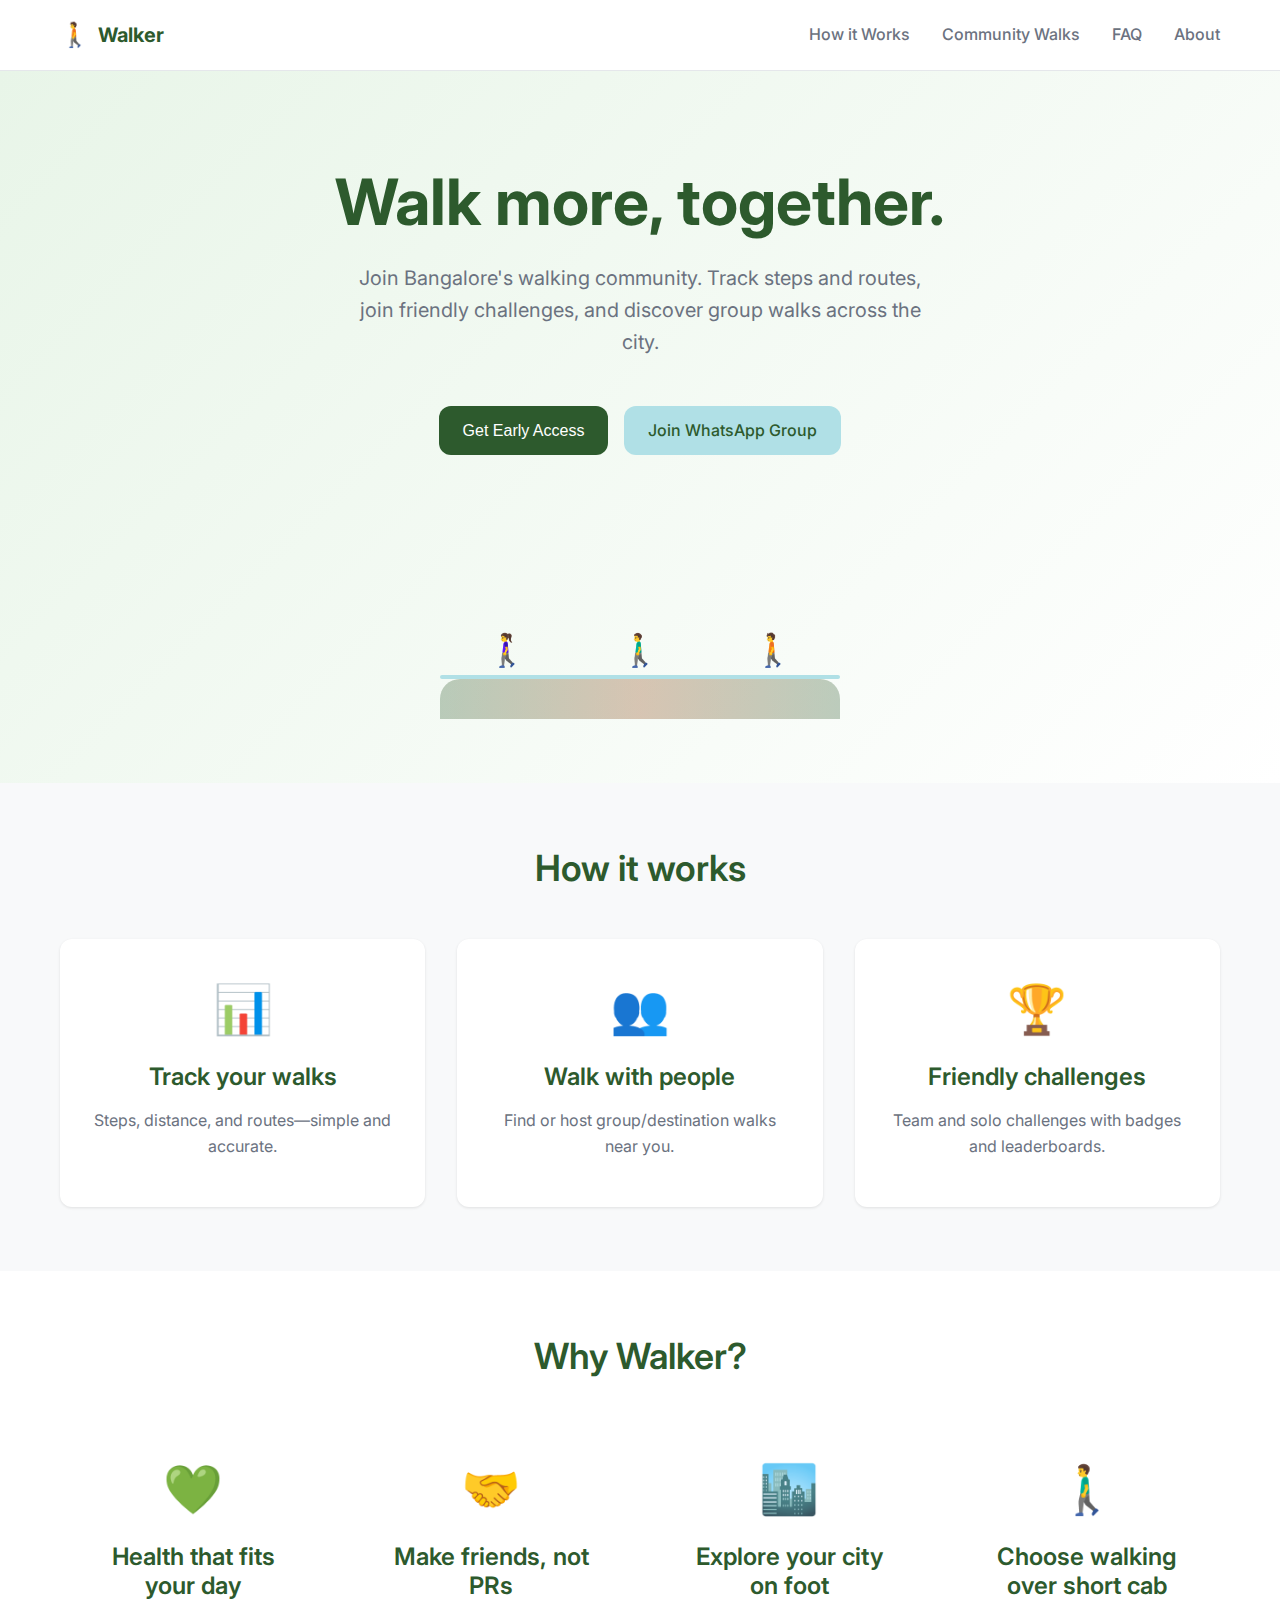
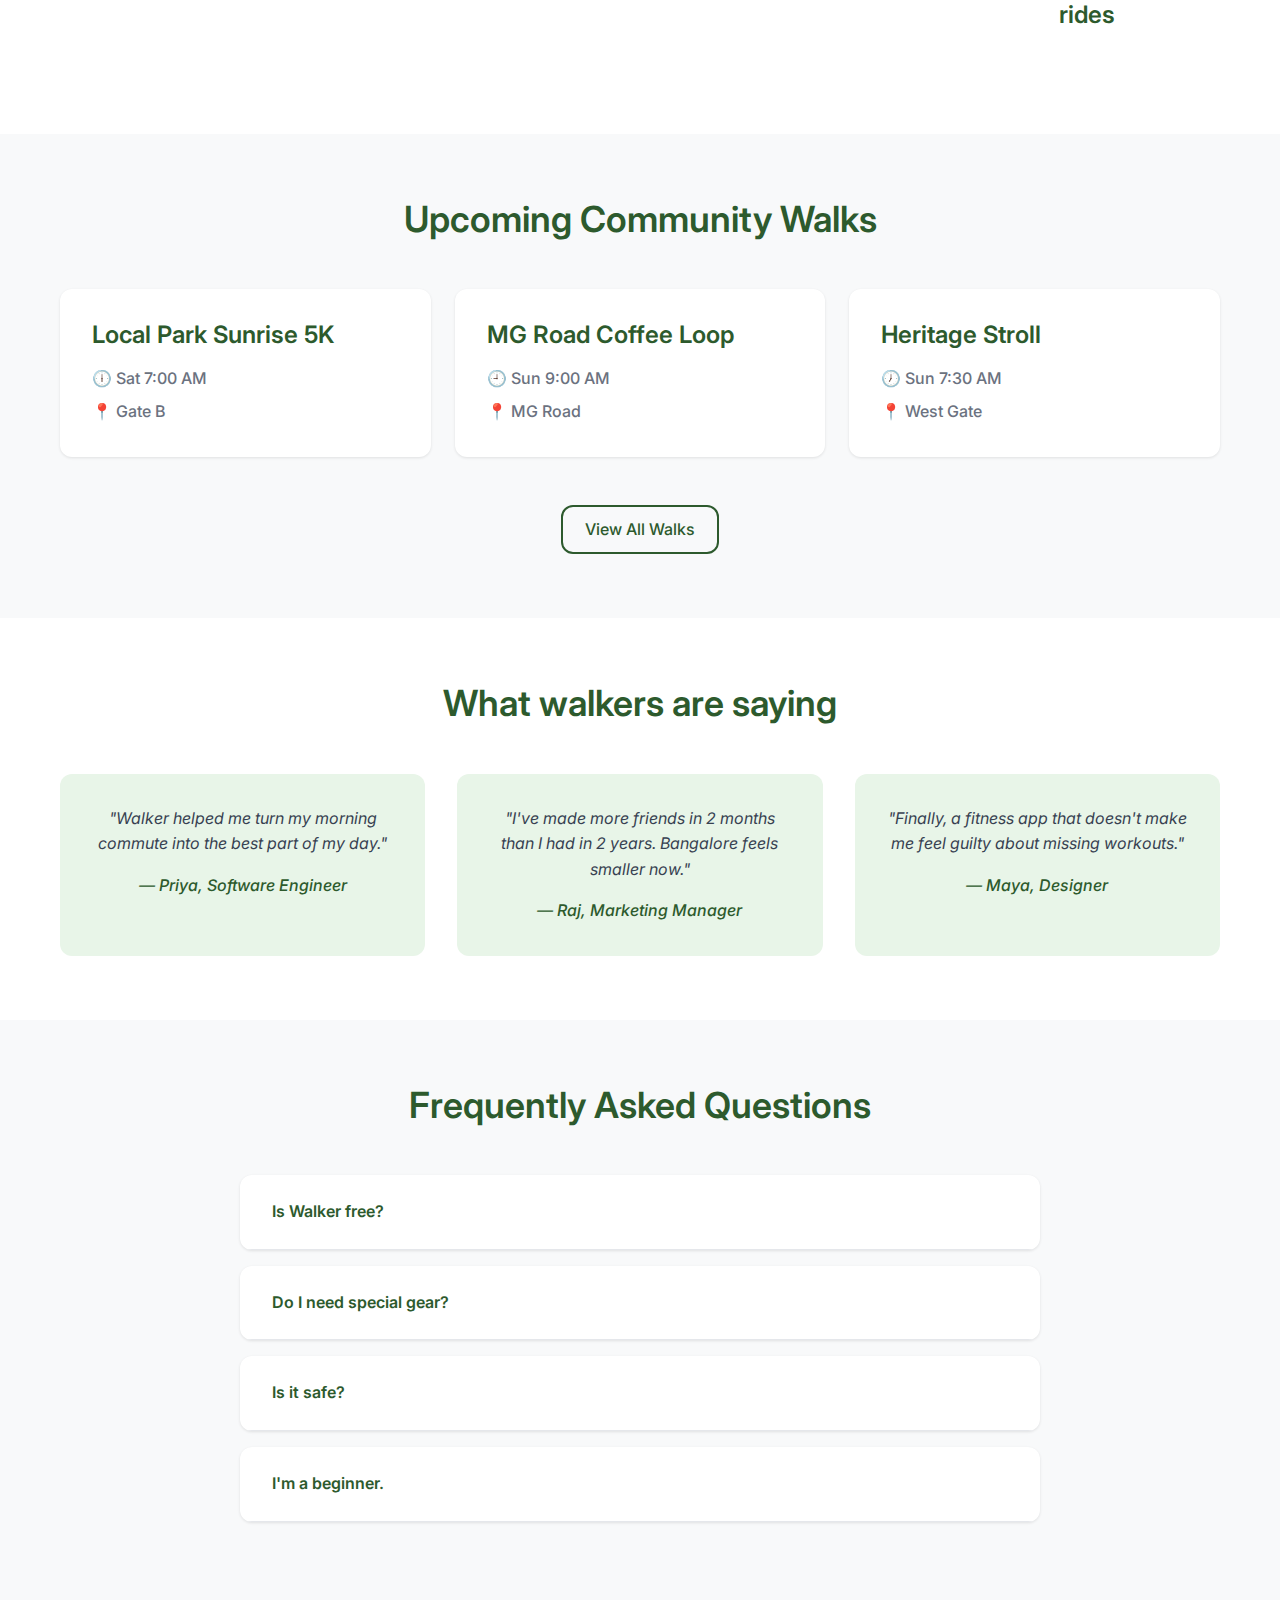
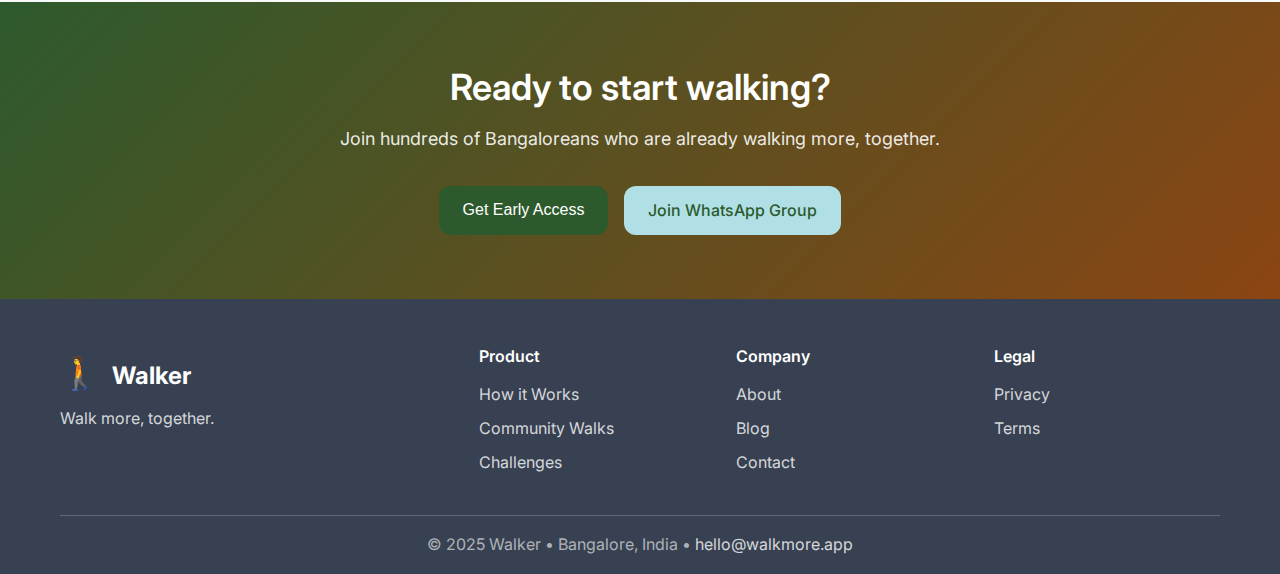
<file: index.html>
<!DOCTYPE html>
<html lang="en">
<head>
    <meta charset="UTF-8">
    <meta name="viewport" content="width=device-width, initial-scale=1.0">
    <title>Walker - Walk more, together | Bangalore Walking Community</title>
    <meta name="description" content="Join Bangalore's walking community. Track steps and routes, join friendly challenges, and discover group walks across the city.">
    
    <!-- Google Fonts -->
    <link rel="preconnect" href="https://fonts.googleapis.com">
    <link rel="preconnect" href="https://fonts.gstatic.com" crossorigin>
    <link href="https://fonts.googleapis.com/css2?family=Inter:wght@300;400;500;600;700&display=swap" rel="stylesheet">
    
    <!-- CSS -->
    <link rel="stylesheet" href="style.css">
    
    <!-- Favicon placeholder -->
    <link rel="icon" href="data:image/svg+xml,<svg xmlns='http://www.w3.org/2000/svg' viewBox='0 0 100 100'><text y='.9em' font-size='90'>🚶</text></svg>">
</head>
<body>
    <!-- Navigation -->
    <nav class="nav">
        <div class="nav-container">
            <div class="nav-logo">
                <span class="logo-icon">🚶</span>
                <span class="logo-text">Walker</span>
            </div>
            <div class="nav-links">
                <a href="#how-it-works">How it Works</a>
                <a href="#community-walks">Community Walks</a>
                <a href="#faq">FAQ</a>
                <a href="pages/about.html">About</a>
            </div>
            <div class="nav-mobile-toggle">☰</div>
        </div>
    </nav>

    <!-- Hero Section -->
    <section class="hero">
        <div class="container">
            <div class="hero-content">
                <h1 class="hero-title">Walk more, together.</h1>
                <p class="hero-subtitle">Join Bangalore's walking community. Track steps and routes, join friendly challenges, and discover group walks across the city.</p>
                
                <div class="hero-ctas">
                    <button class="cta-primary" onclick="openEmailSignup()">Get Early Access</button>
                    <a href="https://chat.whatsapp.com/placeholder" class="cta-secondary" target="_blank">Join WhatsApp Group</a>
                </div>
            </div>
            
            <div class="hero-visual">
                <div class="walking-illustration">
                    <div class="city-silhouette"></div>
                    <div class="walking-path"></div>
                    <div class="walking-figures">
                        <span class="figure">🚶‍♀️</span>
                        <span class="figure">🚶‍♂️</span>
                        <span class="figure">🚶</span>
                    </div>
                </div>
            </div>
        </div>
    </section>

    <!-- How It Works -->
    <section id="how-it-works" class="how-it-works">
        <div class="container">
            <h2 class="section-title">How it works</h2>
            <div class="steps-grid">
                <div class="step-card">
                    <div class="step-icon">📊</div>
                    <h3>Track your walks</h3>
                    <p>Steps, distance, and routes—simple and accurate.</p>
                </div>
                <div class="step-card">
                    <div class="step-icon">👥</div>
                    <h3>Walk with people</h3>
                    <p>Find or host group/destination walks near you.</p>
                </div>
                <div class="step-card">
                    <div class="step-icon">🏆</div>
                    <h3>Friendly challenges</h3>
                    <p>Team and solo challenges with badges and leaderboards.</p>
                </div>
            </div>
        </div>
    </section>

    <!-- Why Walker -->
    <section class="why-walker">
        <div class="container">
            <h2 class="section-title">Why Walker?</h2>
            <div class="benefits-grid">
                <div class="benefit-item">
                    <div class="benefit-icon">💚</div>
                    <h3>Health that fits your day</h3>
                </div>
                <div class="benefit-item">
                    <div class="benefit-icon">🤝</div>
                    <h3>Make friends, not PRs</h3>
                </div>
                <div class="benefit-item">
                    <div class="benefit-icon">🏙️</div>
                    <h3>Explore your city on foot</h3>
                </div>
                <div class="benefit-item">
                    <div class="benefit-icon">🚶‍♂️</div>
                    <h3>Choose walking over short cab rides</h3>
                </div>
            </div>
        </div>
    </section>

    <!-- Community Walks -->
    <section id="community-walks" class="community-walks">
        <div class="container">
            <h2 class="section-title">Upcoming Community Walks</h2>
            <div class="walks-grid">
                <div class="walk-card">
                    <h3>Local Park Sunrise 5K</h3>
                    <div class="walk-details">
                        <span class="walk-time">🕕 Sat 7:00 AM</span>
                        <span class="walk-location">📍 Gate B</span>
                    </div>
                </div>
                <div class="walk-card">
                    <h3>MG Road Coffee Loop</h3>
                    <div class="walk-details">
                        <span class="walk-time">🕘 Sun 9:00 AM</span>
                        <span class="walk-location">📍 MG Road</span>
                    </div>
                </div>
                <div class="walk-card">
                    <h3>Heritage Stroll</h3>
                    <div class="walk-details">
                        <span class="walk-time">🕖 Sun 7:30 AM</span>
                        <span class="walk-location">📍 West Gate</span>
                    </div>
                </div>
            </div>
            <div class="walks-cta">
                <a href="pages/community-walks.html" class="btn-outline">View All Walks</a>
            </div>
        </div>
    </section>

    <!-- Social Proof -->
    <section class="social-proof">
        <div class="container">
            <h2 class="section-title">What walkers are saying</h2>
            <div class="testimonials-grid">
                <div class="testimonial">
                    <p>"Walker helped me turn my morning commute into the best part of my day."</p>
                    <cite>— Priya, Software Engineer</cite>
                </div>
                <div class="testimonial">
                    <p>"I've made more friends in 2 months than I had in 2 years. Bangalore feels smaller now."</p>
                    <cite>— Raj, Marketing Manager</cite>
                </div>
                <div class="testimonial">
                    <p>"Finally, a fitness app that doesn't make me feel guilty about missing workouts."</p>
                    <cite>— Maya, Designer</cite>
                </div>
            </div>
        </div>
    </section>

    <!-- FAQ -->
    <section id="faq" class="faq">
        <div class="container">
            <h2 class="section-title">Frequently Asked Questions</h2>
            <div class="faq-list">
                <div class="faq-item">
                    <div class="faq-question">Is Walker free?</div>
                    <div class="faq-answer">Yes, early access is free.</div>
                </div>
                <div class="faq-item">
                    <div class="faq-question">Do I need special gear?</div>
                    <div class="faq-answer">Comfortable shoes and a water bottle.</div>
                </div>
                <div class="faq-item">
                    <div class="faq-question">Is it safe?</div>
                    <div class="faq-answer">Public routes and group options; common-sense safety tips provided.</div>
                </div>
                <div class="faq-item">
                    <div class="faq-question">I'm a beginner.</div>
                    <div class="faq-answer">Perfect—walks are low-pressure and social.</div>
                </div>
            </div>
        </div>
    </section>

    <!-- Final CTA -->
    <section class="final-cta">
        <div class="container">
            <h2>Ready to start walking?</h2>
            <p>Join hundreds of Bangaloreans who are already walking more, together.</p>
            <div class="cta-buttons">
                <button class="cta-primary" onclick="openEmailSignup()">Get Early Access</button>
                <a href="https://chat.whatsapp.com/placeholder" class="cta-secondary" target="_blank">Join WhatsApp Group</a>
            </div>
        </div>
    </section>

    <!-- Footer -->
    <footer class="footer">
        <div class="container">
            <div class="footer-content">
                <div class="footer-brand">
                    <span class="logo-icon">🚶</span>
                    <span class="logo-text">Walker</span>
                    <p>Walk more, together.</p>
                </div>
                <div class="footer-links">
                    <div class="footer-column">
                        <h4>Product</h4>
                        <a href="#how-it-works">How it Works</a>
                        <a href="pages/community-walks.html">Community Walks</a>
                        <a href="pages/challenges.html">Challenges</a>
                    </div>
                    <div class="footer-column">
                        <h4>Company</h4>
                        <a href="pages/about.html">About</a>
                        <a href="pages/blog.html">Blog</a>
                        <a href="mailto:hello@walkmore.app">Contact</a>
                    </div>
                    <div class="footer-column">
                        <h4>Legal</h4>
                        <a href="pages/privacy.html">Privacy</a>
                        <a href="pages/terms.html">Terms</a>
                    </div>
                </div>
            </div>
            <div class="footer-bottom">
                <p>&copy; 2025 Walker • Bangalore, India • <a href="mailto:hello@walkmore.app">hello@walkmore.app</a></p>
            </div>
        </div>
    </footer>

    <!-- Email Signup Modal -->
    <div id="emailModal" class="modal">
        <div class="modal-content">
            <span class="close" onclick="closeEmailSignup()">&times;</span>
            <h3>Get Early Access to Walker</h3>
            <p>Be the first to know when Walker launches in Bangalore.</p>
            <form id="emailForm" action="https://formspree.io/f/mkgvadvq" method="POST">
                <input type="email" name="email" id="emailInput" placeholder="Enter your email" required>
                <input type="hidden" name="_subject" value="New Walker Early Access Signup - Bangalore">
                <input type="hidden" name="_next" value="https://aakashathawasya96.github.io/walker-website/?signup=success">
                <input type="hidden" name="source" value="homepage_modal">
                <input type="hidden" name="city" value="Bangalore">
                <input type="hidden" name="timestamp" value="">
                <button type="submit" class="cta-primary">Get Early Access</button>
            </form>
            <div id="emailSuccess" class="success-message" style="display: none;">
                <p>🎉 Welcome to the Walker community! We'll email you when we launch in Bangalore.</p>
                <p style="font-size: 0.9rem; margin-top: 1rem; opacity: 0.8;">Don't forget to join our WhatsApp group for community walks!</p>
            </div>
        </div>
    </div>

    <script src="script.js"></script>
</body>
</html>
</file>
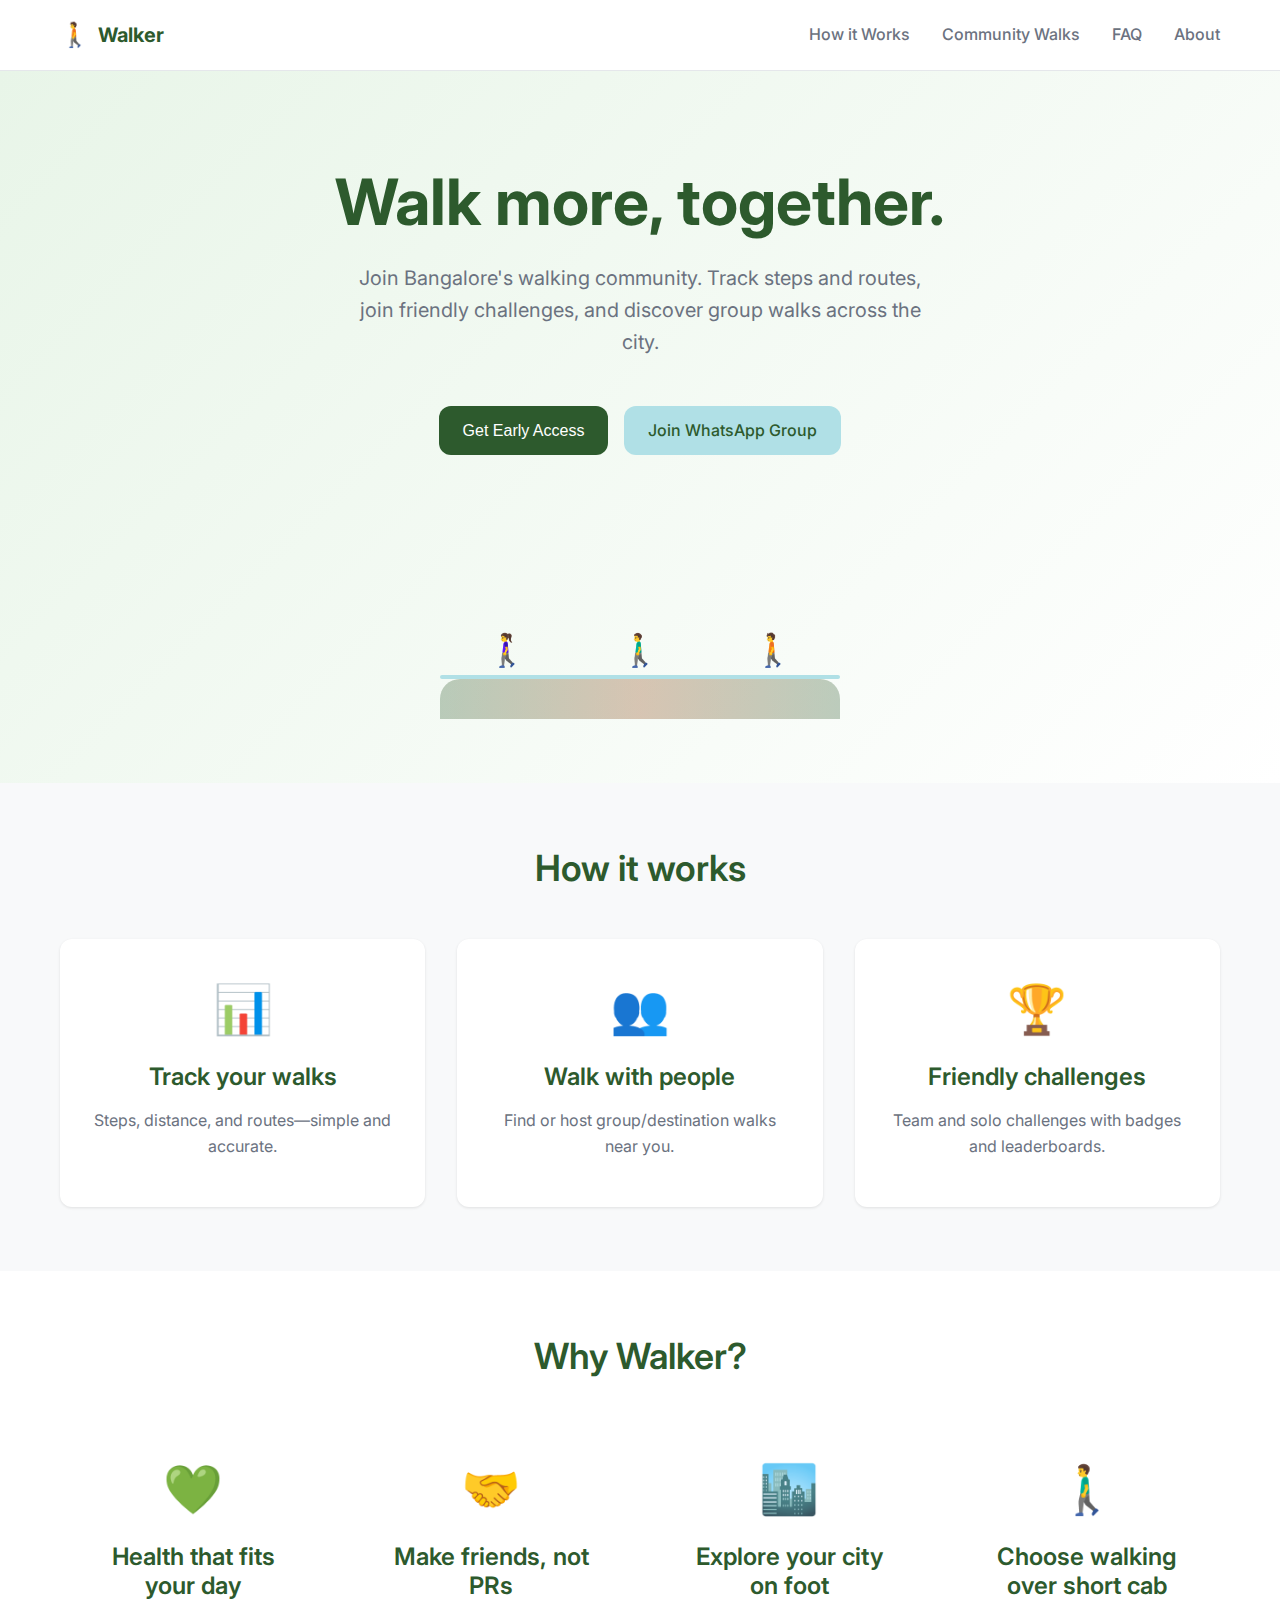
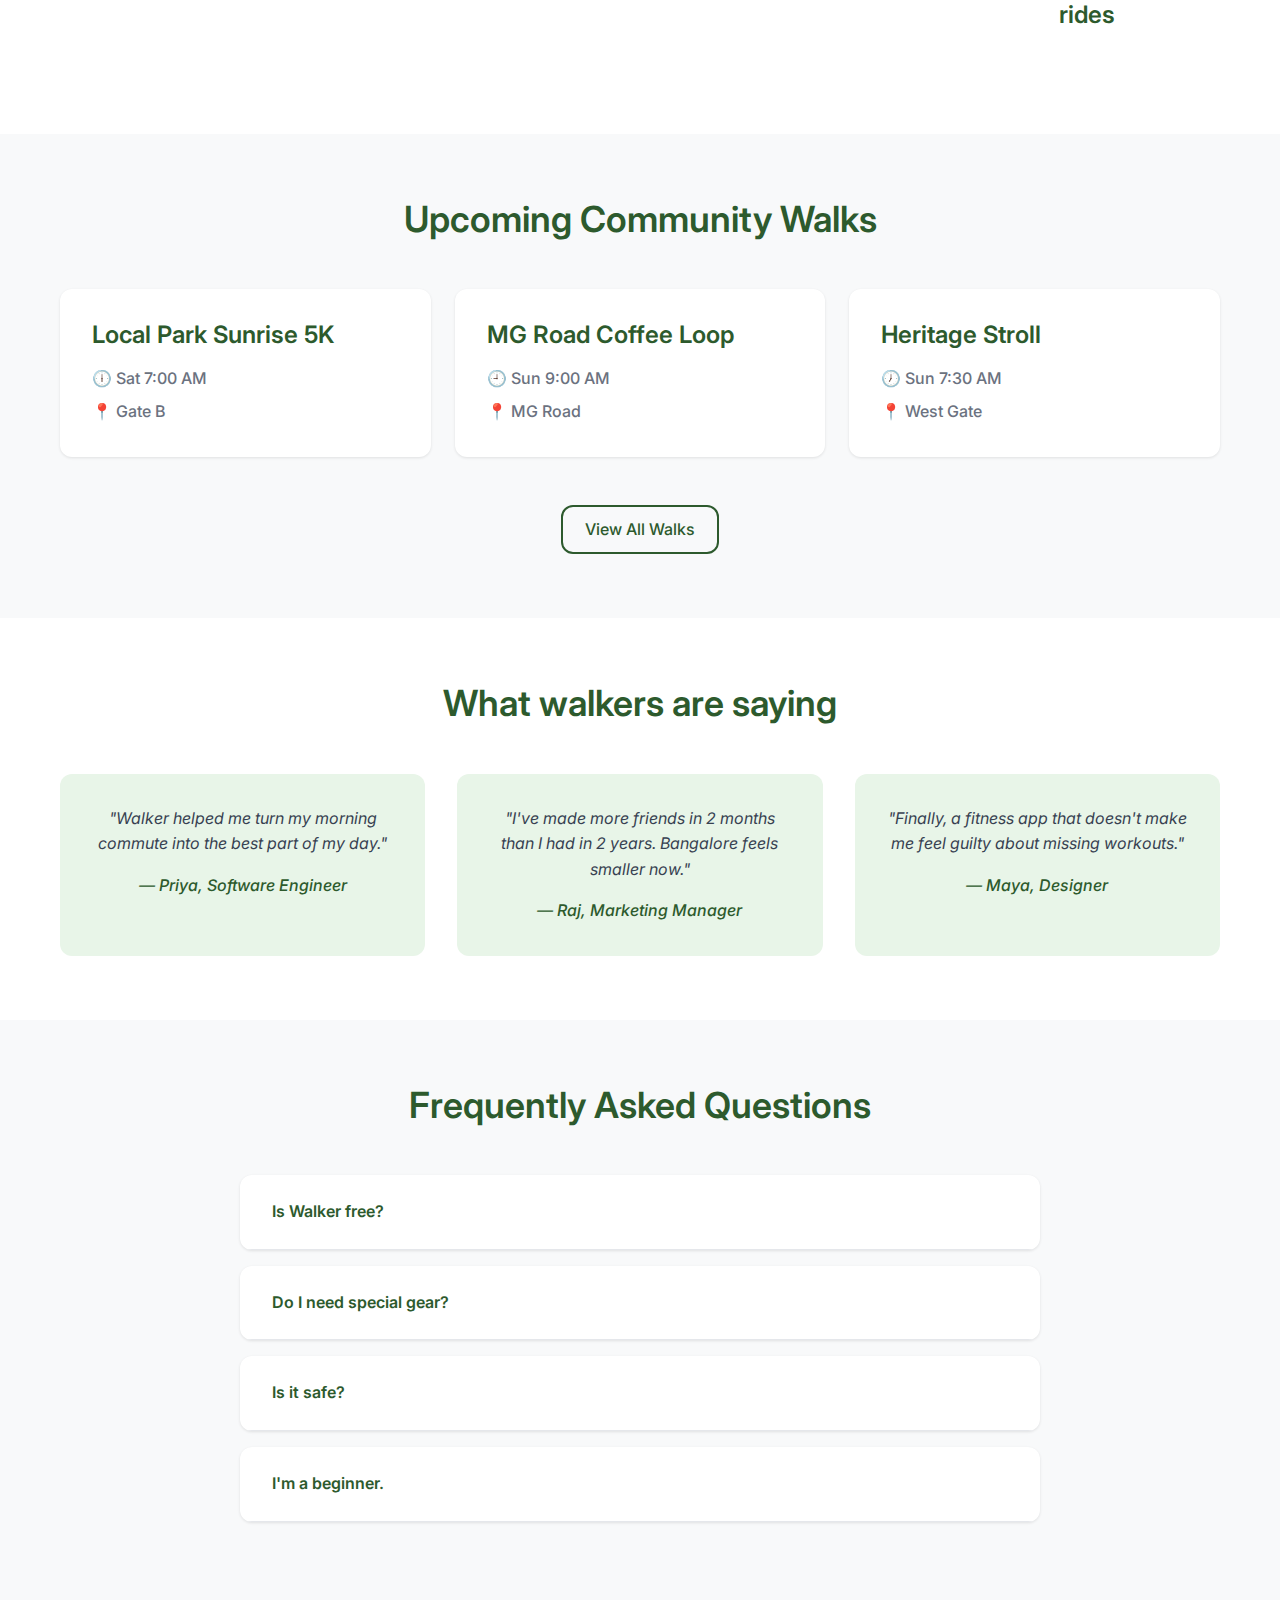
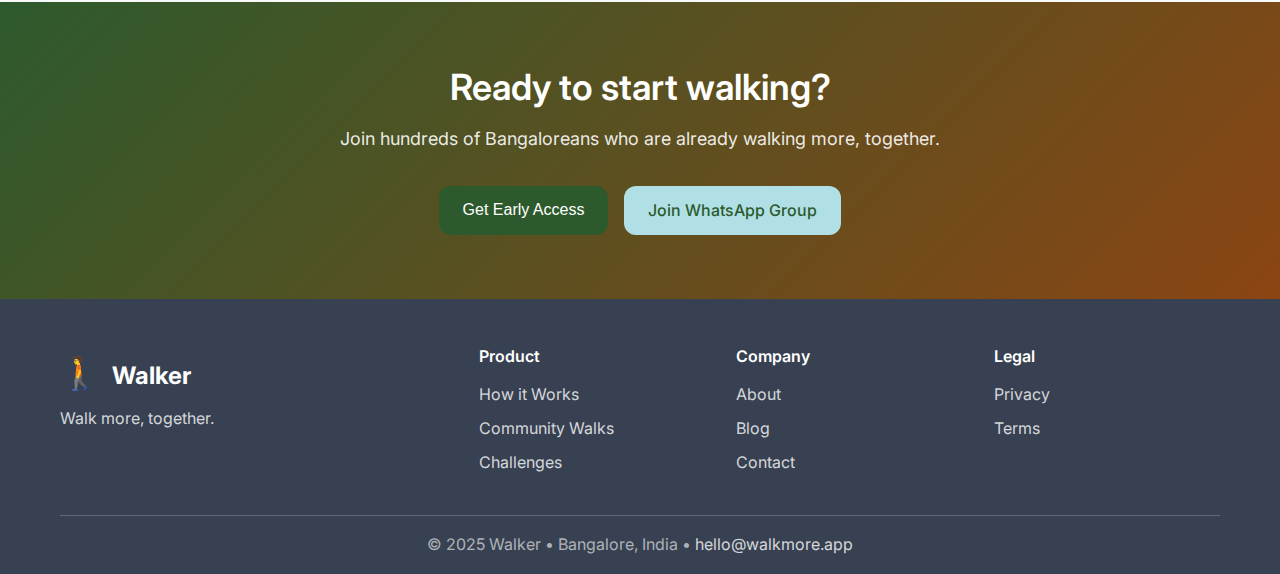
<file: walker-website/index.html>
<!DOCTYPE html>
<html lang="en">
<head>
    <meta charset="UTF-8">
    <meta name="viewport" content="width=device-width, initial-scale=1.0">
    <title>Walker - Walk more, together | Bangalore Walking Community</title>
    <meta name="description" content="Join Bangalore's walking community. Track steps and routes, join friendly challenges, and discover group walks across the city.">
    
    <!-- Google Fonts -->
    <link rel="preconnect" href="https://fonts.googleapis.com">
    <link rel="preconnect" href="https://fonts.gstatic.com" crossorigin>
    <link href="https://fonts.googleapis.com/css2?family=Inter:wght@300;400;500;600;700&display=swap" rel="stylesheet">
    
    <!-- CSS -->
    <link rel="stylesheet" href="style.css">
    
    <!-- Favicon placeholder -->
    <link rel="icon" href="data:image/svg+xml,<svg xmlns='http://www.w3.org/2000/svg' viewBox='0 0 100 100'><text y='.9em' font-size='90'>🚶</text></svg>">
</head>
<body>
    <!-- Navigation -->
    <nav class="nav">
        <div class="nav-container">
            <div class="nav-logo">
                <span class="logo-icon">🚶</span>
                <span class="logo-text">Walker</span>
            </div>
            <div class="nav-links">
                <a href="#how-it-works">How it Works</a>
                <a href="#community-walks">Community Walks</a>
                <a href="#faq">FAQ</a>
                <a href="pages/about.html">About</a>
            </div>
            <div class="nav-mobile-toggle">☰</div>
        </div>
    </nav>


    <!-- Hero Section -->
    <section class="hero">
        <div class="container">
            <div class="hero-content">
                <h1 class="hero-title">Walk more, together.</h1>
                <p class="hero-subtitle">Join Bangalore's walking community. Track steps and routes, join friendly challenges, and discover group walks across the city.</p>
                
                <div class="hero-ctas">
                    <button class="cta-primary" onclick="openEmailSignup()">Get Early Access</button>
                    <a href="https://chat.whatsapp.com/placeholder" class="cta-secondary" target="_blank">Join WhatsApp Group</a>
                </div>
            </div>
            
            <div class="hero-visual">
                <div class="walking-illustration">
                    <div class="city-silhouette"></div>
                    <div class="walking-path"></div>
                    <div class="walking-figures">
                        <span class="figure">🚶‍♀️</span>
                        <span class="figure">🚶‍♂️</span>
                        <span class="figure">🚶</span>
                    </div>
                </div>
            </div>
        </div>
    </section>


    <!-- How It Works -->
    <section id="how-it-works" class="how-it-works">
        <div class="container">
            <h2 class="section-title">How it works</h2>
            <div class="steps-grid">
                <div class="step-card">
                    <div class="step-icon">📊</div>
                    <h3>Track your walks</h3>
                    <p>Steps, distance, and routes—simple and accurate.</p>
                </div>
                <div class="step-card">
                    <div class="step-icon">👥</div>
                    <h3>Walk with people</h3>
                    <p>Find or host group/destination walks near you.</p>
                </div>
                <div class="step-card">
                    <div class="step-icon">🏆</div>
                    <h3>Friendly challenges</h3>
                    <p>Team and solo challenges with badges and leaderboards.</p>
                </div>
            </div>
        </div>
    </section>


    <!-- Why Walker -->
    <section class="why-walker">
        <div class="container">
            <h2 class="section-title">Why Walker?</h2>
            <div class="benefits-grid">
                <div class="benefit-item">
                    <div class="benefit-icon">💚</div>
                    <h3>Health that fits your day</h3>
                </div>
                <div class="benefit-item">
                    <div class="benefit-icon">🤝</div>
                    <h3>Make friends, not PRs</h3>
                </div>
                <div class="benefit-item">
                    <div class="benefit-icon">🏙️</div>
                    <h3>Explore your city on foot</h3>
                </div>
                <div class="benefit-item">
                    <div class="benefit-icon">🚶‍♂️</div>
                    <h3>Choose walking over short cab rides</h3>
                </div>
            </div>
        </div>
    </section>


    <!-- Community Walks -->
    <section id="community-walks" class="community-walks">
        <div class="container">
            <h2 class="section-title">Upcoming Community Walks</h2>
            <div class="walks-grid">
                <div class="walk-card">
                    <h3>Local Park Sunrise 5K</h3>
                    <div class="walk-details">
                        <span class="walk-time">🕕 Sat 7:00 AM</span>
                        <span class="walk-location">📍 Gate B</span>
                    </div>
                </div>
                <div class="walk-card">
                    <h3>MG Road Coffee Loop</h3>
                    <div class="walk-details">
                        <span class="walk-time">🕘 Sun 9:00 AM</span>
                        <span class="walk-location">📍 MG Road</span>
                    </div>
                </div>
                <div class="walk-card">
                    <h3>Heritage Stroll</h3>
                    <div class="walk-details">
                        <span class="walk-time">🕖 Sun 7:30 AM</span>
                        <span class="walk-location">📍 West Gate</span>
                    </div>
                </div>
            </div>
            <div class="walks-cta">
                <a href="pages/community-walks.html" class="btn-outline">View All Walks</a>
            </div>
        </div>
    </section>


    <!-- Social Proof -->
    <section class="social-proof">
        <div class="container">
            <h2 class="section-title">What walkers are saying</h2>
            <div class="testimonials-grid">
                <div class="testimonial">
                    <p>"Walker helped me turn my morning commute into the best part of my day."</p>
                    <cite>— Priya, Software Engineer</cite>
                </div>
                <div class="testimonial">
                    <p>"I've made more friends in 2 months than I had in 2 years. Bangalore feels smaller now."</p>
                    <cite>— Raj, Marketing Manager</cite>
                </div>
                <div class="testimonial">
                    <p>"Finally, a fitness app that doesn't make me feel guilty about missing workouts."</p>
                    <cite>— Maya, Designer</cite>
                </div>
            </div>
        </div>
    </section>


    <!-- FAQ -->
    <section id="faq" class="faq">
        <div class="container">
            <h2 class="section-title">Frequently Asked Questions</h2>
            <div class="faq-list">
                <div class="faq-item">
                    <div class="faq-question">Is Walker free?</div>
                    <div class="faq-answer">Yes, early access is free.</div>
                </div>
                <div class="faq-item">
                    <div class="faq-question">Do I need special gear?</div>
                    <div class="faq-answer">Comfortable shoes and a water bottle.</div>
                </div>
                <div class="faq-item">
                    <div class="faq-question">Is it safe?</div>
                    <div class="faq-answer">Public routes and group options; common-sense safety tips provided.</div>
                </div>
                <div class="faq-item">
                    <div class="faq-question">I'm a beginner.</div>
                    <div class="faq-answer">Perfect—walks are low-pressure and social.</div>
                </div>
            </div>
        </div>
    </section>


    <!-- Final CTA -->
    <section class="final-cta">
        <div class="container">
            <h2>Ready to start walking?</h2>
            <p>Join hundreds of Bangaloreans who are already walking more, together.</p>
            <div class="cta-buttons">
                <button class="cta-primary" onclick="openEmailSignup()">Get Early Access</button>
                <a href="https://chat.whatsapp.com/placeholder" class="cta-secondary" target="_blank">Join WhatsApp Group</a>
            </div>
        </div>
    </section>


    <!-- Footer -->
    <footer class="footer">
        <div class="container">
            <div class="footer-content">
                <div class="footer-brand">
                    <span class="logo-icon">🚶</span>
                    <span class="logo-text">Walker</span>
                    <p>Walk more, together.</p>
                </div>
                <div class="footer-links">
                    <div class="footer-column">
                        <h4>Product</h4>
                        <a href="#how-it-works">How it Works</a>
                        <a href="pages/community-walks.html">Community Walks</a>
                        <a href="pages/challenges.html">Challenges</a>
                    </div>
                    <div class="footer-column">
                        <h4>Company</h4>
                        <a href="pages/about.html">About</a>
                        <a href="pages/blog.html">Blog</a>
                        <a href="mailto:hello@walkmore.app">Contact</a>
                    </div>
                    <div class="footer-column">
                        <h4>Legal</h4>
                        <a href="pages/privacy.html">Privacy</a>
                        <a href="pages/terms.html">Terms</a>
                    </div>
                </div>
            </div>
            <div class="footer-bottom">
                <p>&copy; 2025 Walker • Bangalore, India • <a href="mailto:hello@walkmore.app">hello@walkmore.app</a></p>
            </div>
        </div>
    </footer>


    <!-- Email Signup Modal -->
    <div id="emailModal" class="modal">
        <div class="modal-content">
            <span class="close" onclick="closeEmailSignup()">&times;</span>
            <h3>Get Early Access to Walker</h3>
            <p>Be the first to know when Walker launches in Bangalore.</p>
            <!-- Updated Formspree Integration Start -->
            <form id="emailForm" action="https://formspree.io/f/mkgvadvq" method="POST" onsubmit="handleEmailSignup(event)">
                <input type="email" name="email" id="emailInput" placeholder="Enter your email" required>
                <input type="hidden" name="_subject" value="New Walker Early Access Signup">
                <input type="hidden" name="_next" value="thankyou">
                <button type="submit" class="cta-primary">Get Early Access</button>
            </form>
            <div id="emailSuccess" class="success-message" style="display: none;">
                <p>🎉 Thanks! You're on the list. We'll be in touch soon.</p>
            </div>
            <!-- Updated Formspree Integration End -->
        </div>
    </div>

    <!-- Formspree JS Integration -->
    <script>
    function closeEmailSignup() {
        // Your logic to close/hide the modal (implement as per your site's needs)
        document.getElementById('emailModal').style.display = 'none';
    }
    function openEmailSignup() {
        // Your logic to show/open the modal (implement as per your site's needs)
        document.getElementById('emailModal').style.display = 'block';
    }
    function handleEmailSignup(event) {
        event.preventDefault();
        const form = document.getElementById('emailForm');
        const formData = new FormData(form);
        fetch(form.action, {
            method: 'POST',
            body: formData,
            headers: {'Accept': 'application/json'}
        })
        .then(response => {
            if (response.ok) {
                document.getElementById('emailForm').style.display = 'none';
                document.getElementById('emailSuccess').style.display = 'block';
                setTimeout(() => {
                    closeEmailSignup();
                    document.getElementById('emailForm').style.display = 'block';
                    document.getElementById('emailSuccess').style.display = 'none';
                    document.getElementById('emailInput').value = '';
                }, 3000);
            } else {
                alert('Sorry, there was an error. Please try again.');
            }
        })
        .catch(error => {
            alert('Sorry, there was an error. Please try again.');
        });
    }
    </script>
    <script src="script.js"></script>
</body>
</html>
</file>
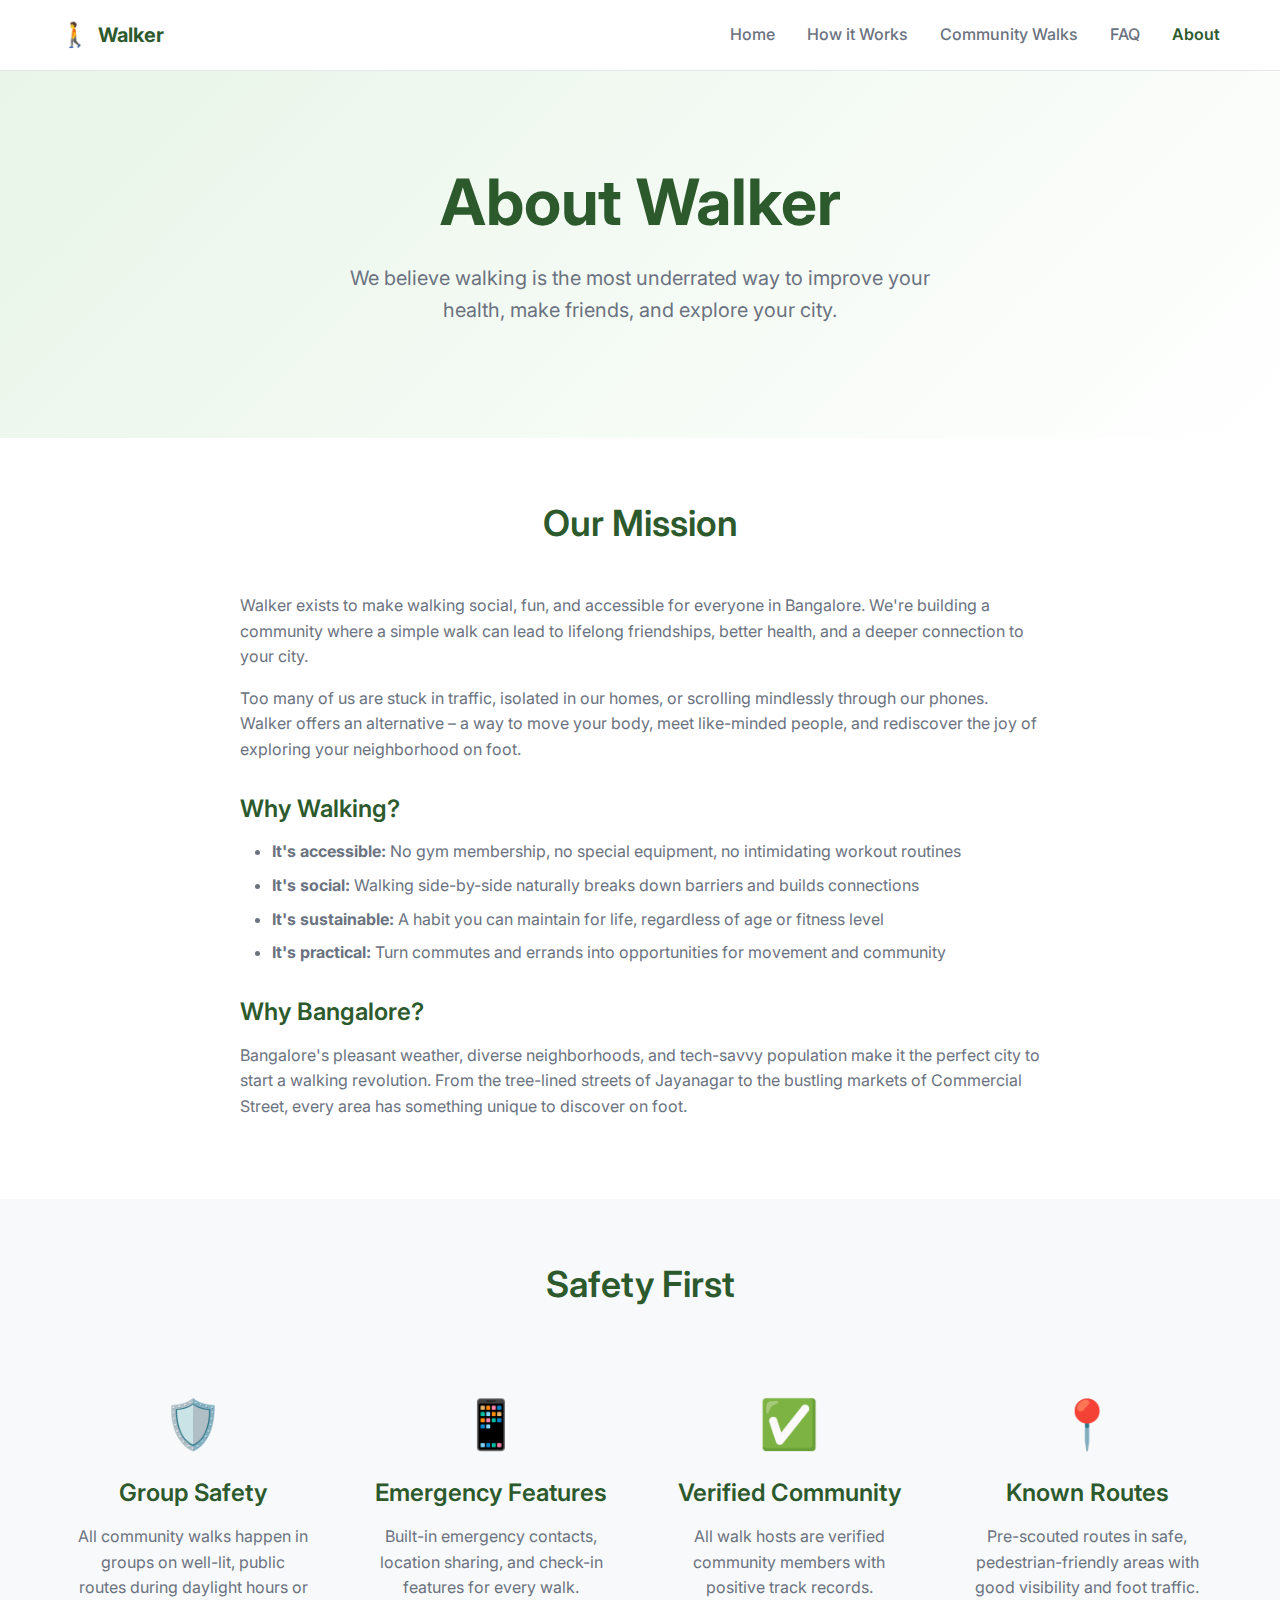
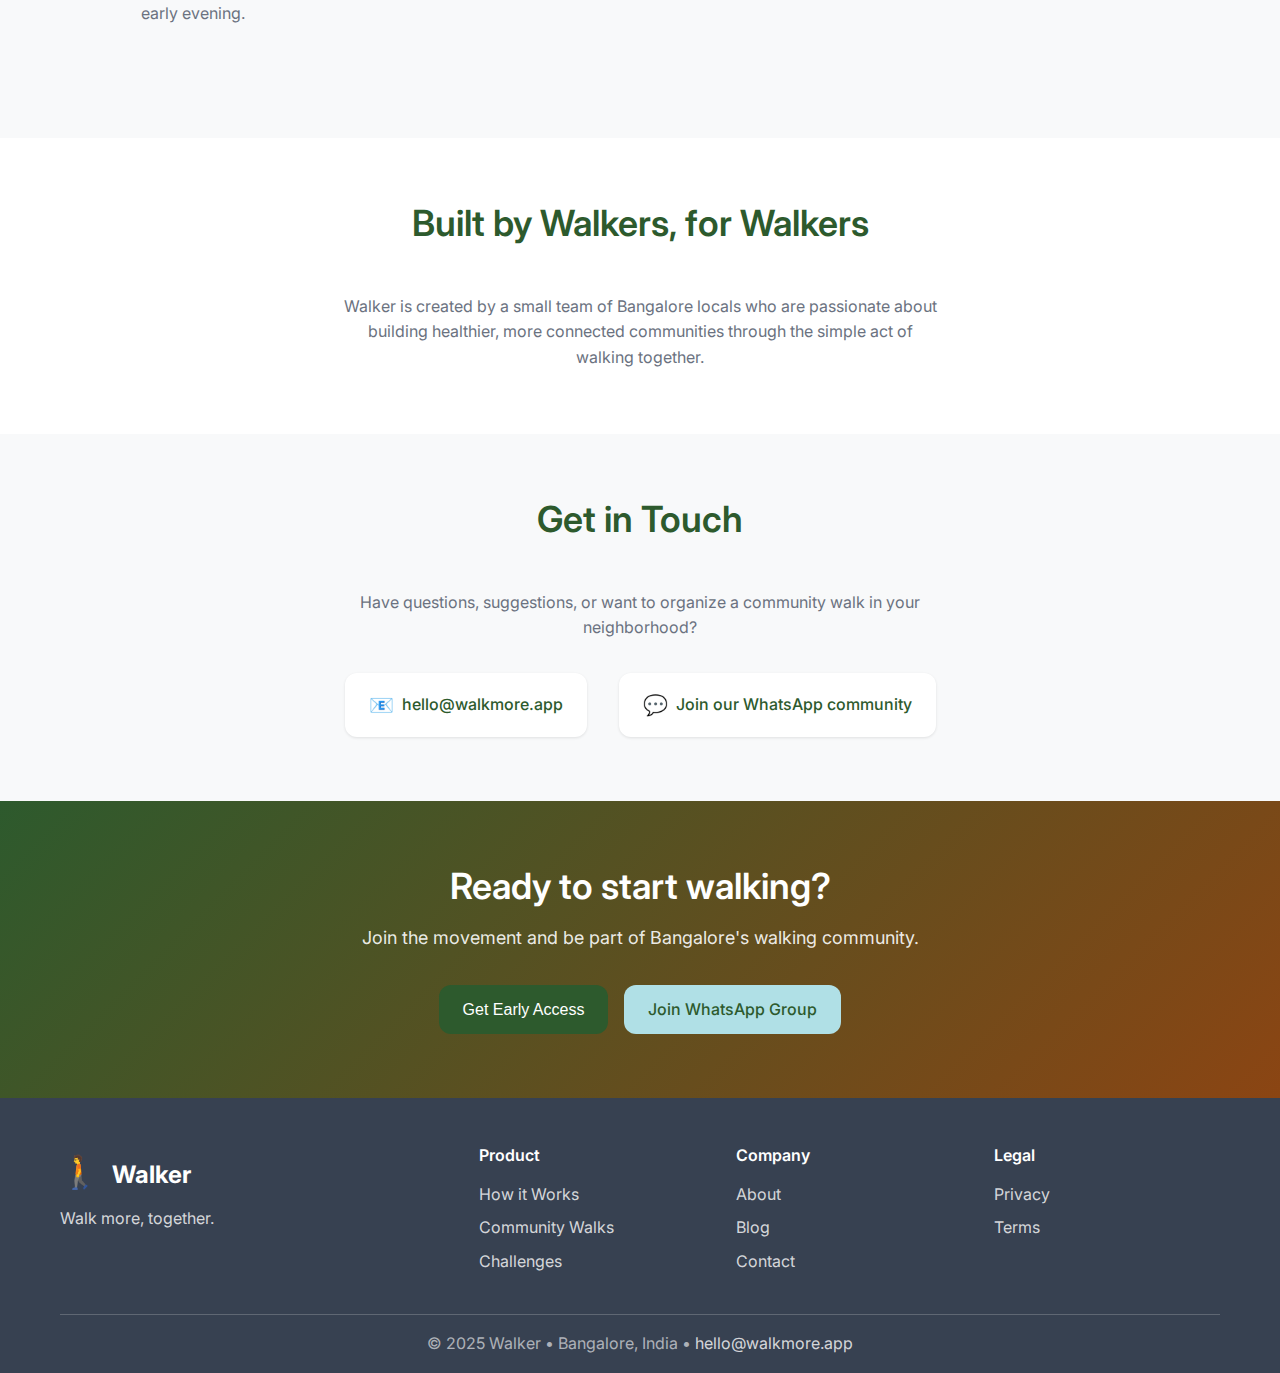
<file: pages/about.html>
<!DOCTYPE html>
<html lang="en">
<head>
    <meta charset="UTF-8">
    <meta name="viewport" content="width=device-width, initial-scale=1.0">
    <title>About Walker - Walk more, together</title>
    <meta name="description" content="Learn about Walker's mission to help Bangalore residents walk more and build community through group walks and friendly challenges.">
    
    <link rel="preconnect" href="https://fonts.googleapis.com">
    <link rel="preconnect" href="https://fonts.gstatic.com" crossorigin>
    <link href="https://fonts.googleapis.com/css2?family=Inter:wght@300;400;500;600;700&display=swap" rel="stylesheet">
    <link rel="stylesheet" href="../style.css">
    <link rel="icon" href="data:image/svg+xml,<svg xmlns='http://www.w3.org/2000/svg' viewBox='0 0 100 100'><text y='.9em' font-size='90'>🚶</text></svg>">
</head>
<body>
    <!-- Navigation -->
    <nav class="nav">
        <div class="nav-container">
            <div class="nav-logo">
                <a href="../index.html" style="display: flex; align-items: center; gap: 8px; text-decoration: none; color: inherit;">
                    <span class="logo-icon">🚶</span>
                    <span class="logo-text">Walker</span>
                </a>
            </div>
            <div class="nav-links">
                <a href="../index.html">Home</a>
                <a href="../index.html#how-it-works">How it Works</a>
                <a href="community-walks.html">Community Walks</a>
                <a href="../index.html#faq">FAQ</a>
                <a href="about.html" class="active">About</a>
            </div>
            <div class="nav-mobile-toggle">☰</div>
        </div>
    </nav>

    <!-- About Hero -->
    <section class="hero">
        <div class="container">
            <div class="hero-content">
                <h1 class="hero-title">About Walker</h1>
                <p class="hero-subtitle">We believe walking is the most underrated way to improve your health, make friends, and explore your city.</p>
            </div>
        </div>
    </section>

    <!-- Mission Section -->
    <section class="about-mission">
        <div class="container">
            <div class="mission-content">
                <h2 class="section-title">Our Mission</h2>
                <div class="mission-text">
                    <p>Walker exists to make walking social, fun, and accessible for everyone in Bangalore. We're building a community where a simple walk can lead to lifelong friendships, better health, and a deeper connection to your city.</p>
                    
                    <p>Too many of us are stuck in traffic, isolated in our homes, or scrolling mindlessly through our phones. Walker offers an alternative – a way to move your body, meet like-minded people, and rediscover the joy of exploring your neighborhood on foot.</p>
                    
                    <h3>Why Walking?</h3>
                    <ul>
                        <li><strong>It's accessible:</strong> No gym membership, no special equipment, no intimidating workout routines</li>
                        <li><strong>It's social:</strong> Walking side-by-side naturally breaks down barriers and builds connections</li>
                        <li><strong>It's sustainable:</strong> A habit you can maintain for life, regardless of age or fitness level</li>
                        <li><strong>It's practical:</strong> Turn commutes and errands into opportunities for movement and community</li>
                    </ul>
                    
                    <h3>Why Bangalore?</h3>
                    <p>Bangalore's pleasant weather, diverse neighborhoods, and tech-savvy population make it the perfect city to start a walking revolution. From the tree-lined streets of Jayanagar to the bustling markets of Commercial Street, every area has something unique to discover on foot.</p>
                </div>
            </div>
        </div>
    </section>

    <!-- Safety Section -->
    <section class="about-safety">
        <div class="container">
            <h2 class="section-title">Safety First</h2>
            <div class="safety-grid">
                <div class="safety-item">
                    <div class="safety-icon">🛡️</div>
                    <h3>Group Safety</h3>
                    <p>All community walks happen in groups on well-lit, public routes during daylight hours or early evening.</p>
                </div>
                <div class="safety-item">
                    <div class="safety-icon">📱</div>
                    <h3>Emergency Features</h3>
                    <p>Built-in emergency contacts, location sharing, and check-in features for every walk.</p>
                </div>
                <div class="safety-item">
                    <div class="safety-icon">✅</div>
                    <h3>Verified Community</h3>
                    <p>All walk hosts are verified community members with positive track records.</p>
                </div>
                <div class="safety-item">
                    <div class="safety-icon">📍</div>
                    <h3>Known Routes</h3>
                    <p>Pre-scouted routes in safe, pedestrian-friendly areas with good visibility and foot traffic.</p>
                </div>
            </div>
        </div>
    </section>

    <!-- Team Section (Placeholder) -->
    <section class="about-team">
        <div class="container">
            <h2 class="section-title">Built by Walkers, for Walkers</h2>
            <p style="text-align: center; max-width: 600px; margin: 0 auto; color: var(--gray);">
                Walker is created by a small team of Bangalore locals who are passionate about building healthier, more connected communities through the simple act of walking together.
            </p>
        </div>
    </section>

    <!-- Contact Section -->
    <section class="about-contact">
        <div class="container">
            <h2 class="section-title">Get in Touch</h2>
            <div class="contact-info">
                <p>Have questions, suggestions, or want to organize a community walk in your neighborhood?</p>
                <div class="contact-methods">
                    <a href="mailto:hello@walkmore.app" class="contact-item">
                        <span class="contact-icon">📧</span>
                        <span>hello@walkmore.app</span>
                    </a>
                    <a href="https://chat.whatsapp.com/placeholder" class="contact-item" target="_blank">
                        <span class="contact-icon">💬</span>
                        <span>Join our WhatsApp community</span>
                    </a>
                </div>
            </div>
        </div>
    </section>

    <!-- Final CTA -->
    <section class="final-cta">
        <div class="container">
            <h2>Ready to start walking?</h2>
            <p>Join the movement and be part of Bangalore's walking community.</p>
            <div class="cta-buttons">
                <button class="cta-primary" onclick="window.location.href='../index.html#email-signup'">Get Early Access</button>
                <a href="https://chat.whatsapp.com/placeholder" class="cta-secondary" target="_blank">Join WhatsApp Group</a>
            </div>
        </div>
    </section>

    <!-- Footer -->
    <footer class="footer">
        <div class="container">
            <div class="footer-content">
                <div class="footer-brand">
                    <span class="logo-icon">🚶</span>
                    <span class="logo-text">Walker</span>
                    <p>Walk more, together.</p>
                </div>
                <div class="footer-links">
                    <div class="footer-column">
                        <h4>Product</h4>
                        <a href="../index.html#how-it-works">How it Works</a>
                        <a href="community-walks.html">Community Walks</a>
                        <a href="challenges.html">Challenges</a>
                    </div>
                    <div class="footer-column">
                        <h4>Company</h4>
                        <a href="about.html">About</a>
                        <a href="blog.html">Blog</a>
                        <a href="mailto:hello@walkmore.app">Contact</a>
                    </div>
                    <div class="footer-column">
                        <h4>Legal</h4>
                        <a href="privacy.html">Privacy</a>
                        <a href="terms.html">Terms</a>
                    </div>
                </div>
            </div>
            <div class="footer-bottom">
                <p>&copy; 2025 Walker • Bangalore, India • <a href="mailto:hello@walkmore.app">hello@walkmore.app</a></p>
            </div>
        </div>
    </footer>

    <style>
        .about-mission, .about-safety, .about-team, .about-contact {
            padding: 4rem 0;
        }
        
        .about-safety {
            background-color: var(--light-gray);
        }
        
        .about-contact {
            background-color: var(--light-gray);
        }
        
        .mission-text {
            max-width: 800px;
            margin: 0 auto;
        }
        
        .mission-text h3 {
            color: var(--primary-green);
            margin-top: 2rem;
            margin-bottom: 1rem;
        }
        
        .mission-text ul {
            margin: 1rem 0;
            padding-left: 2rem;
        }
        
        .mission-text li {
            margin-bottom: 0.5rem;
            color: var(--gray);
        }
        
        .safety-grid {
            display: grid;
            grid-template-columns: repeat(auto-fit, minmax(250px, 1fr));
            gap: 2rem;
        }
        
        .safety-item {
            text-align: center;
            padding: 2rem 1rem;
        }
        
        .safety-icon {
            font-size: 3rem;
            margin-bottom: 1rem;
        }
        
        .safety-item h3 {
            color: var(--primary-green);
            margin-bottom: 1rem;
        }
        
        .contact-info {
            text-align: center;
            max-width: 600px;
            margin: 0 auto;
        }
        
        .contact-methods {
            display: flex;
            justify-content: center;
            gap: 2rem;
            margin-top: 2rem;
            flex-wrap: wrap;
        }
        
        .contact-item {
            display: flex;
            align-items: center;
            gap: 0.5rem;
            padding: 1rem 1.5rem;
            background: var(--white);
            border-radius: var(--border-radius);
            text-decoration: none;
            color: var(--primary-green);
            font-weight: 500;
            box-shadow: var(--shadow-sm);
            transition: transform 0.2s ease;
        }
        
        .contact-item:hover {
            transform: translateY(-2px);
            box-shadow: var(--shadow-md);
        }
        
        .contact-icon {
            font-size: 1.25rem;
        }
        
        .nav-links .active {
            color: var(--primary-green);
            font-weight: 600;
        }
        
        @media (max-width: 768px) {
            .contact-methods {
                flex-direction: column;
                align-items: center;
            }
            
            .safety-grid {
                grid-template-columns: repeat(2, 1fr);
                gap: 1.5rem;
            }
        }
        
        @media (max-width: 480px) {
            .safety-grid {
                grid-template-columns: 1fr;
            }
            
            .mission-text ul {
                padding-left: 1.5rem;
            }
        }
    </style>

    <script src="../script.js"></script>
</body>
</html>
</file>
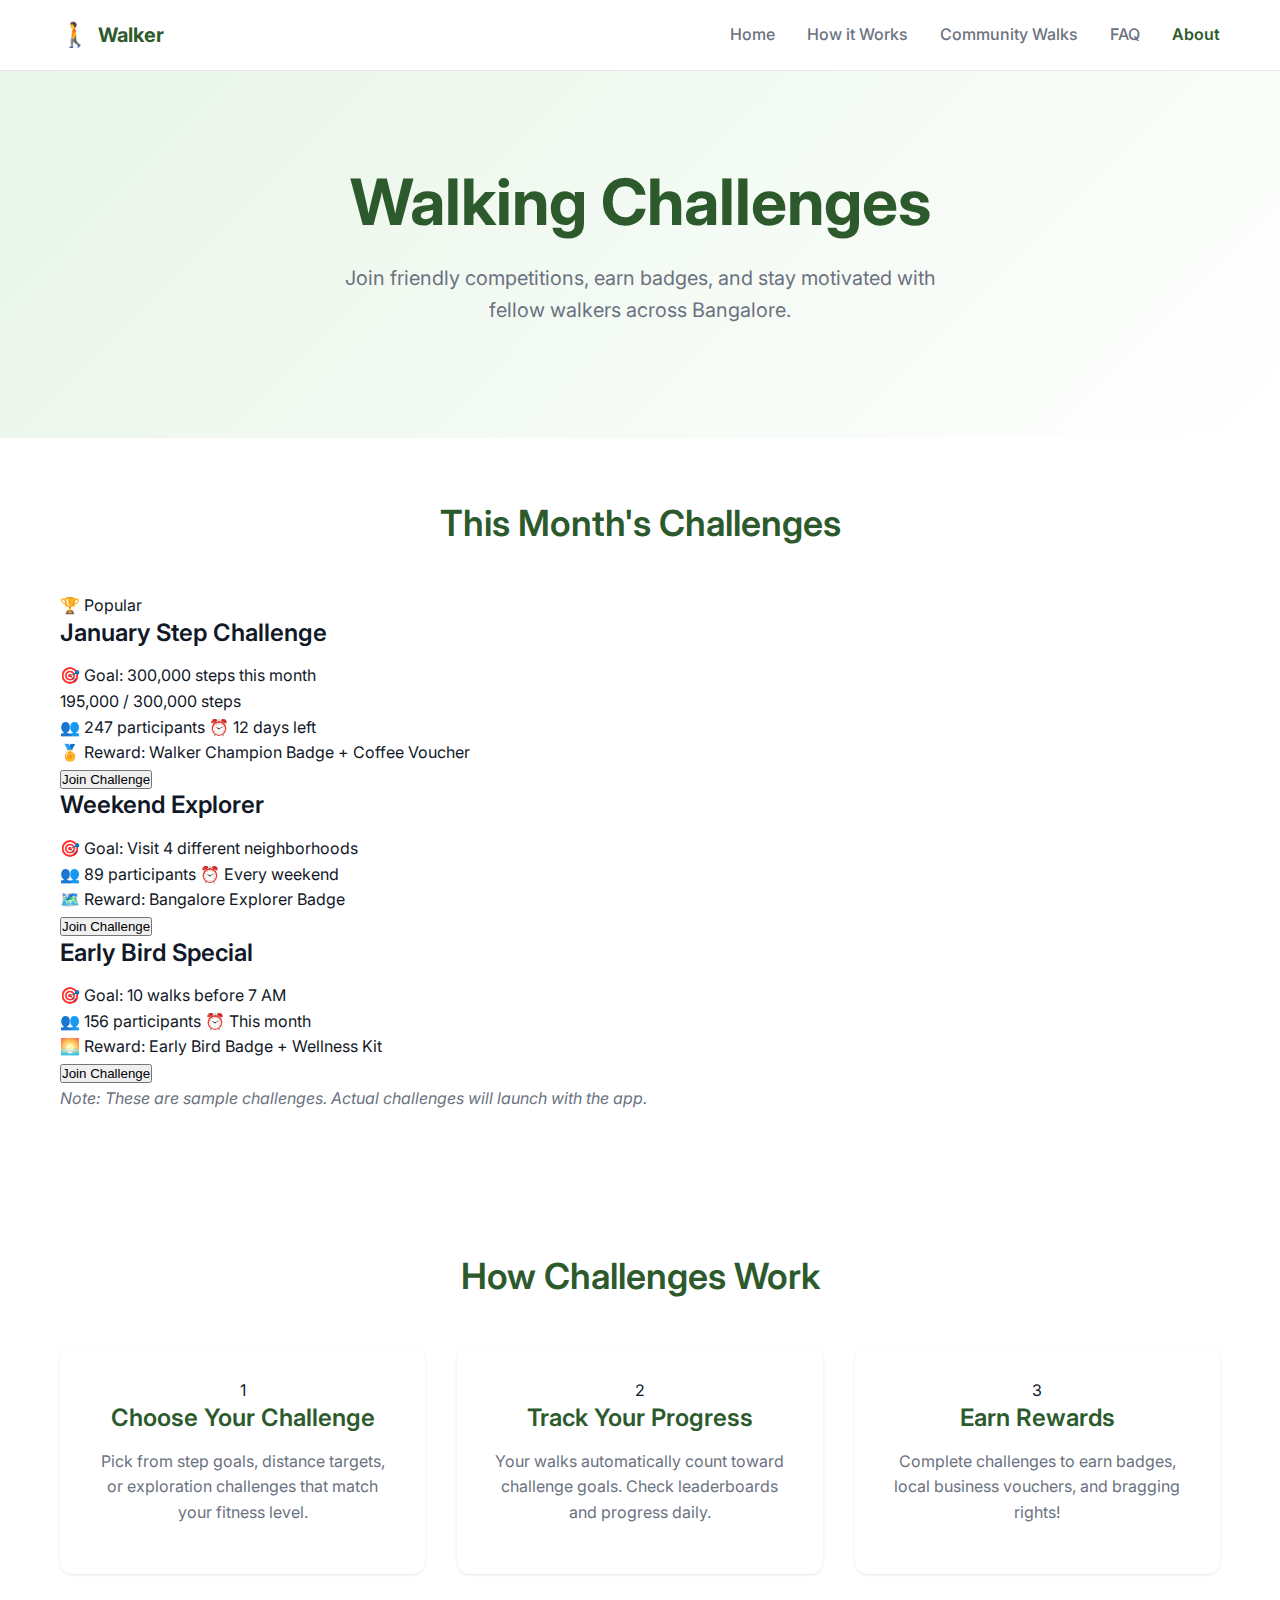
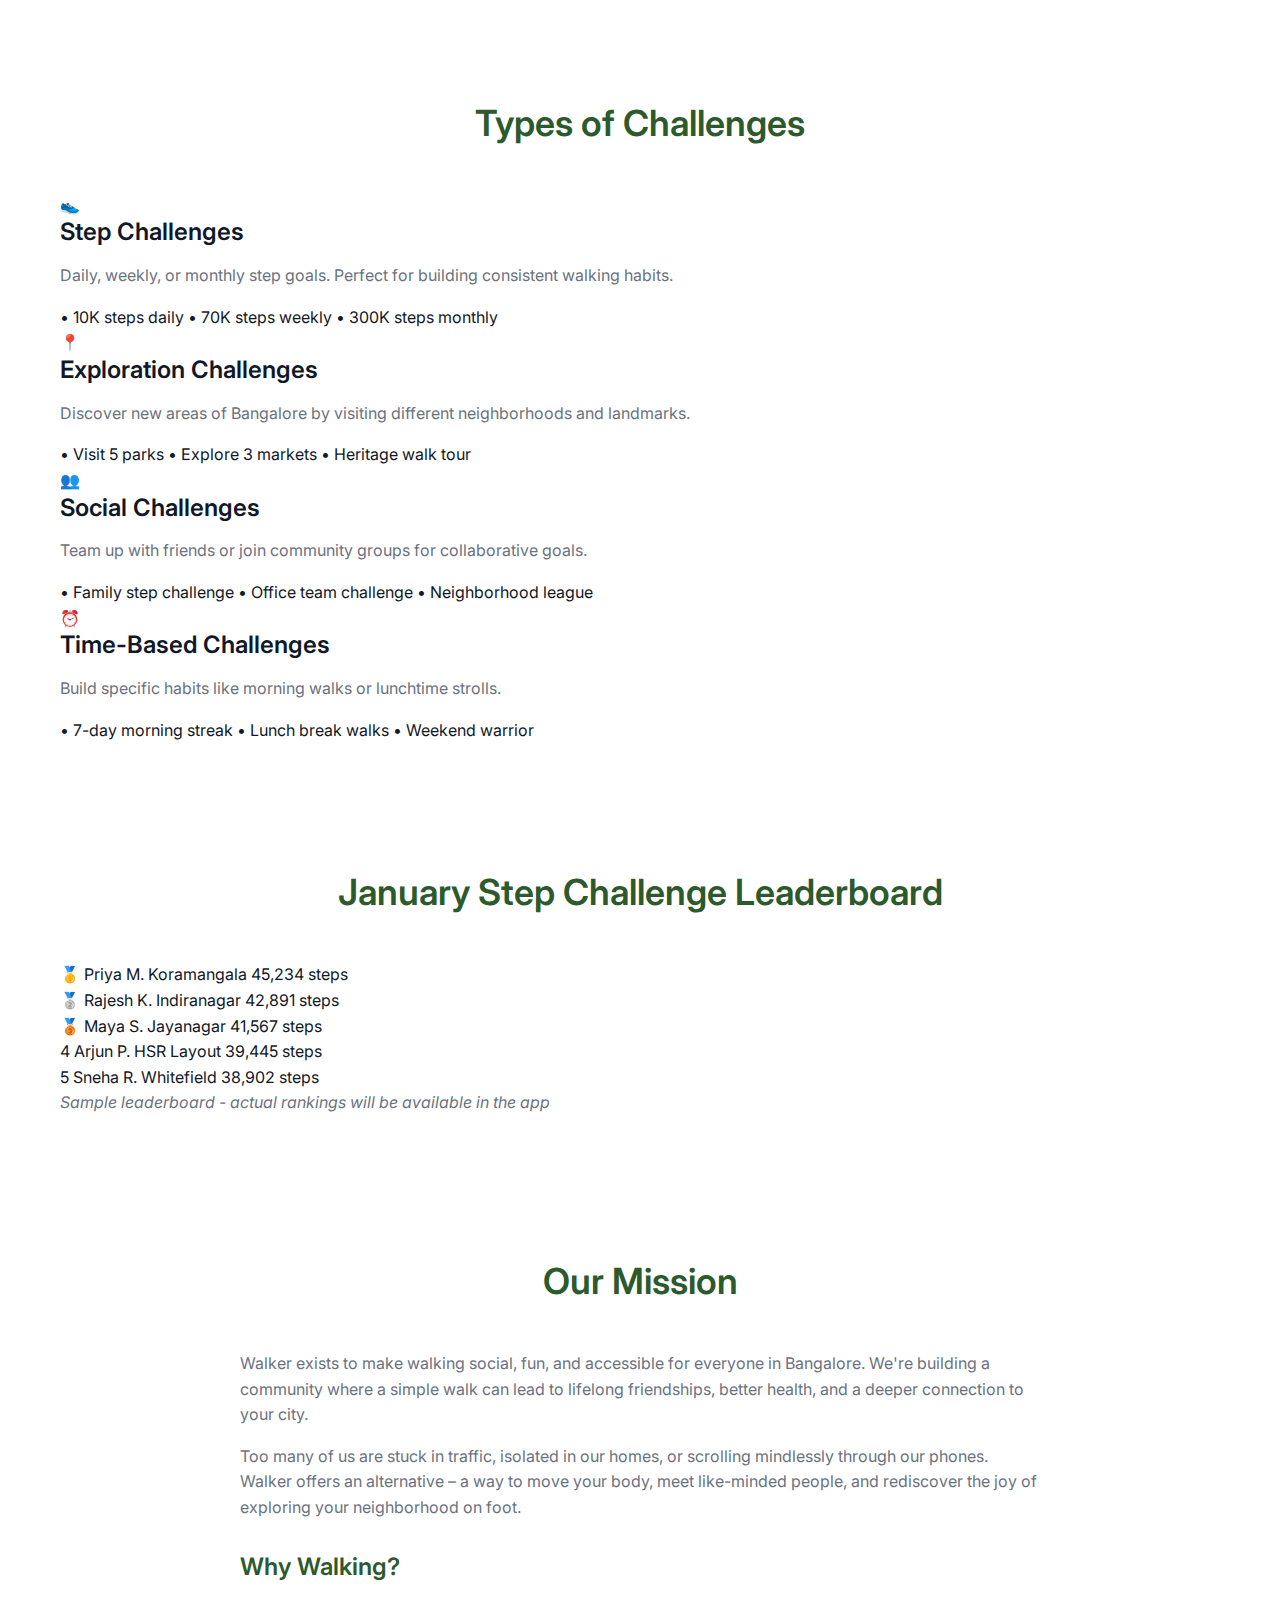
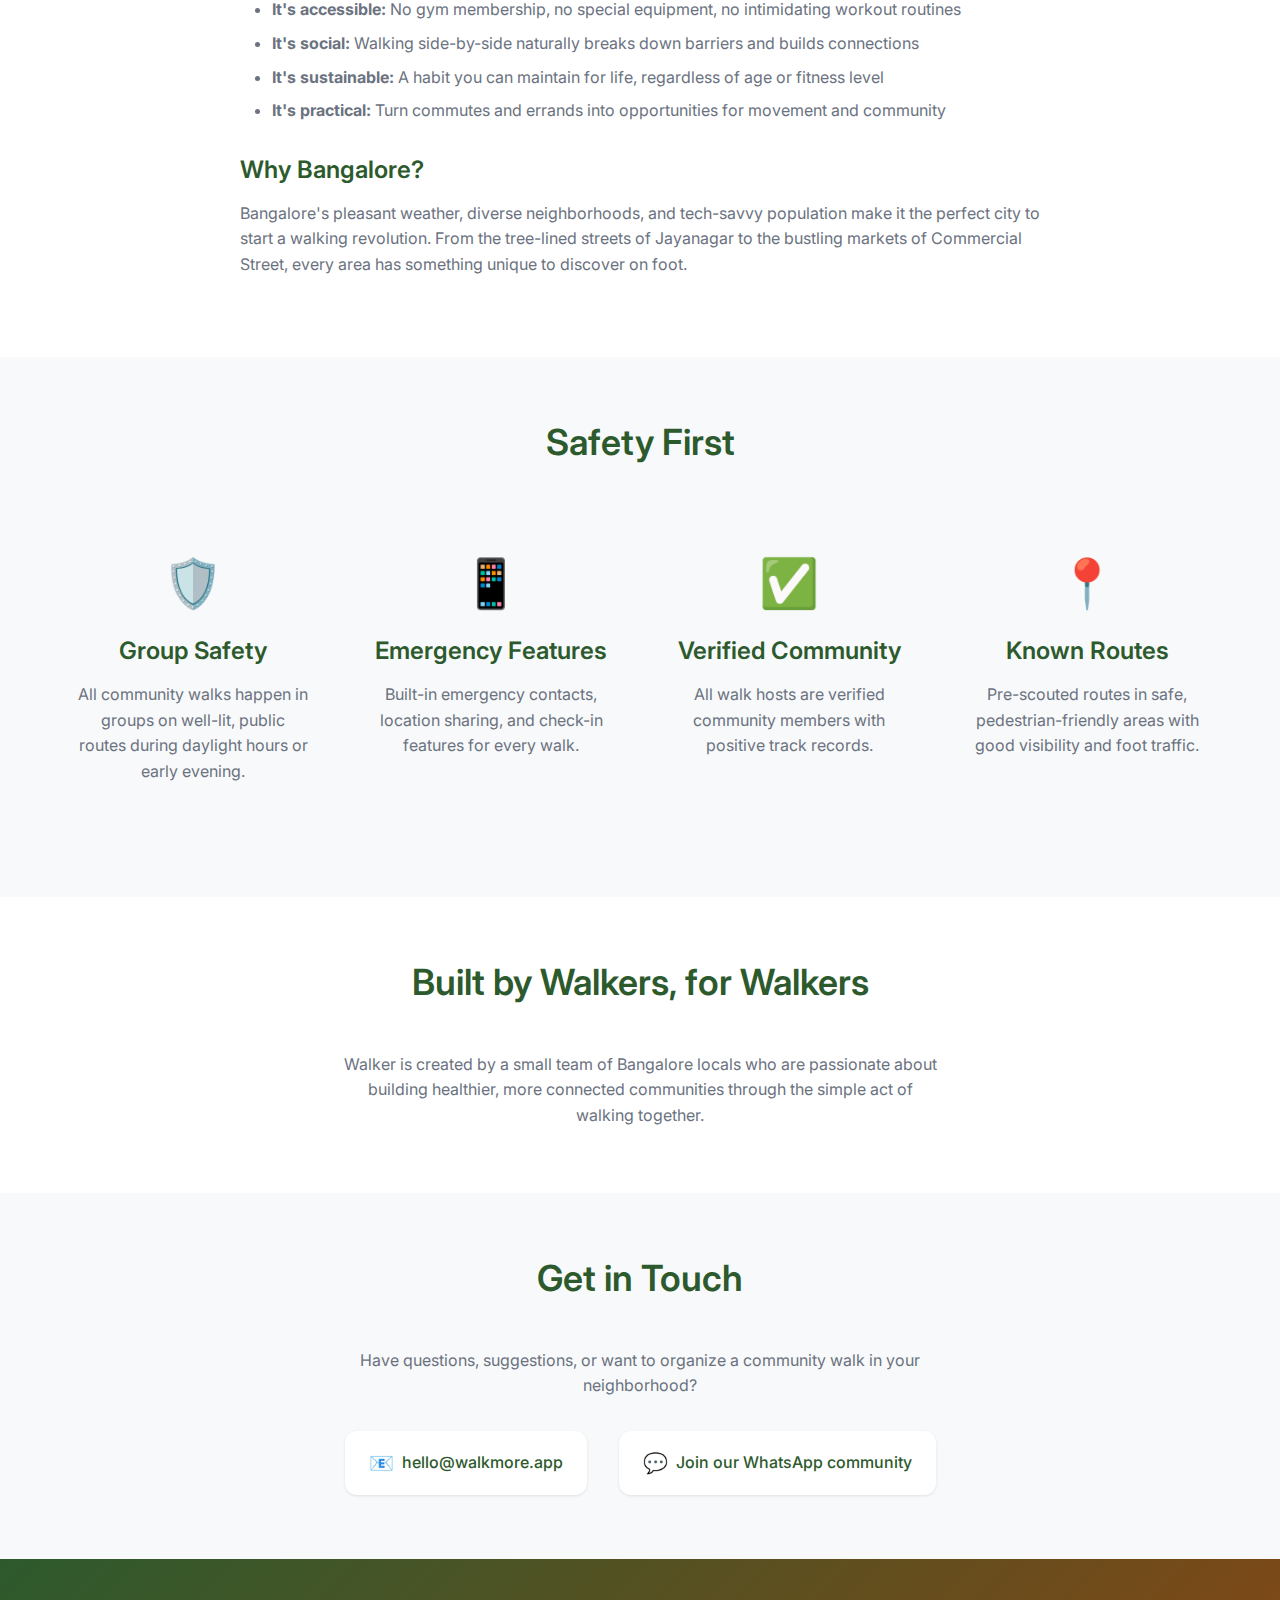
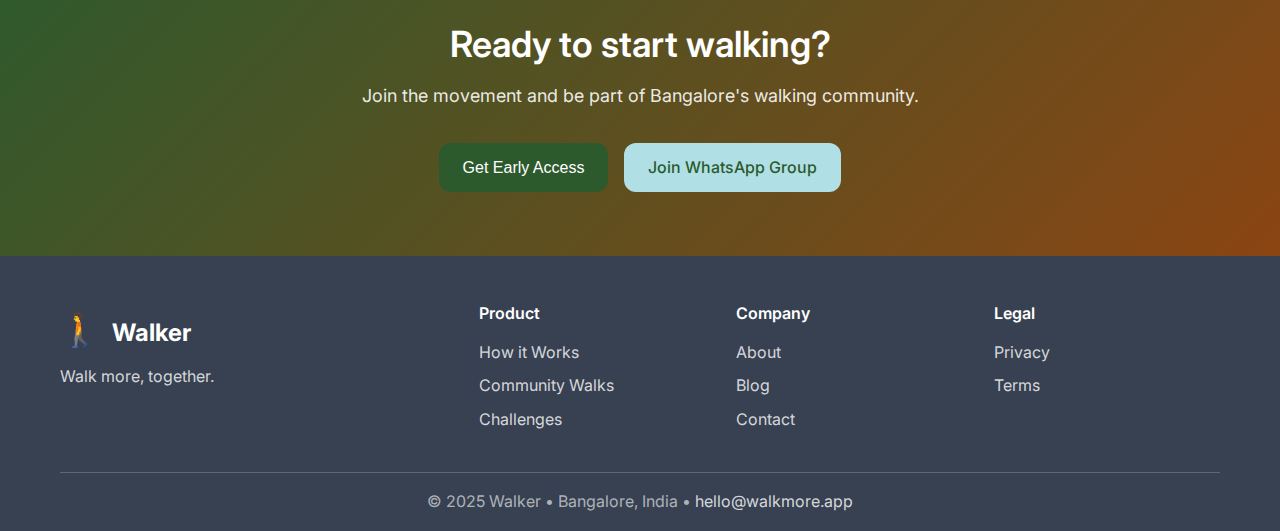
<file: pages/challenges.html>
<!DOCTYPE html>
<html lang="en">
<head>
    <meta charset="UTF-8">
    <meta name="viewport" content="width=device-width, initial-scale=1.0">
    <title>About Walker - Walk more, together</title>
    <meta name="description" content="Learn about Walker's mission to help Bangalore residents walk more and build community through group walks and friendly challenges.">
    
    <link rel="preconnect" href="https://fonts.googleapis.com">
    <link rel="preconnect" href="https://fonts.gstatic.com" crossorigin>
    <link href="https://fonts.googleapis.com/css2?family=Inter:wght@300;400;500;600;700&display=swap" rel="stylesheet">
    <link rel="stylesheet" href="../style.css">
    <link rel="icon" href="data:image/svg+xml,<svg xmlns='http://www.w3.org/2000/svg' viewBox='0 0 100 100'><text y='.9em' font-size='90'>🚶</text></svg>">
</head>
<body>
    <!-- Navigation -->
    <nav class="nav">
        <div class="nav-container">
            <div class="nav-logo">
                <a href="../index.html" style="display: flex; align-items: center; gap: 8px; text-decoration: none; color: inherit;">
                    <span class="logo-icon">🚶</span>
                    <span class="logo-text">Walker</span>
                </a>
            </div>
            <div class="nav-links">
                <a href="../index.html">Home</a>
                <a href="../index.html#how-it-works">How it Works</a>
                <a href="community-walks.html">Community Walks</a>
                <a href="../index.html#faq">FAQ</a>
                <a href="about.html" class="active">About</a>
            </div>
            <div class="nav-mobile-toggle">☰</div>
        </div>
    </nav>

    <!-- About Hero -->
    <!-- Challenges Hero -->
<section class="hero">
    <div class="container">
        <div class="hero-content">
            <h1 class="hero-title">Walking Challenges</h1>
            <p class="hero-subtitle">Join friendly competitions, earn badges, and stay motivated with fellow walkers across Bangalore.</p>
        </div>
    </div>
</section>

<!-- Current Challenges -->
<section class="current-challenges">
    <div class="container">
        <h2 class="section-title">This Month's Challenges</h2>
        <div class="challenges-grid">
            <div class="challenge-card featured">
                <div class="challenge-badge">🏆 Popular</div>
                <h3>January Step Challenge</h3>
                <div class="challenge-goal">🎯 Goal: 300,000 steps this month</div>
                <div class="challenge-progress">
                    <div class="progress-bar">
                        <div class="progress-fill" style="width: 65%"></div>
                    </div>
                    <span class="progress-text">195,000 / 300,000 steps</span>
                </div>
                <div class="challenge-stats">
                    <span class="participants">👥 247 participants</span>
                    <span class="time-left">⏰ 12 days left</span>
                </div>
                <div class="challenge-reward">🏅 Reward: Walker Champion Badge + Coffee Voucher</div>
                <button class="btn-join">Join Challenge</button>
            </div>
            
            <div class="challenge-card">
                <h3>Weekend Explorer</h3>
                <div class="challenge-goal">🎯 Goal: Visit 4 different neighborhoods</div>
                <div class="challenge-stats">
                    <span class="participants">👥 89 participants</span>
                    <span class="time-left">⏰ Every weekend</span>
                </div>
                <div class="challenge-reward">🗺️ Reward: Bangalore Explorer Badge</div>
                <button class="btn-join">Join Challenge</button>
            </div>
            
            <div class="challenge-card">
                <h3>Early Bird Special</h3>
                <div class="challenge-goal">🎯 Goal: 10 walks before 7 AM</div>
                <div class="challenge-stats">
                    <span class="participants">👥 156 participants</span>
                    <span class="time-left">⏰ This month</span>
                </div>
                <div class="challenge-reward">🌅 Reward: Early Bird Badge + Wellness Kit</div>
                <button class="btn-join">Join Challenge</button>
            </div>
        </div>
        
        <div class="placeholder-notice">
            <p><em>Note: These are sample challenges. Actual challenges will launch with the app.</em></p>
        </div>
    </div>
</section>

<!-- How Challenges Work -->
<section class="how-challenges-work">
    <div class="container">
        <h2 class="section-title">How Challenges Work</h2>
        <div class="steps-grid">
            <div class="step-card">
                <div class="step-number">1</div>
                <h3>Choose Your Challenge</h3>
                <p>Pick from step goals, distance targets, or exploration challenges that match your fitness level.</p>
            </div>
            <div class="step-card">
                <div class="step-number">2</div>
                <h3>Track Your Progress</h3>
                <p>Your walks automatically count toward challenge goals. Check leaderboards and progress daily.</p>
            </div>
            <div class="step-card">
                <div class="step-number">3</div>
                <h3>Earn Rewards</h3>
                <p>Complete challenges to earn badges, local business vouchers, and bragging rights!</p>
            </div>
        </div>
    </div>
</section>

<!-- Challenge Types -->
<section class="challenge-types">
    <div class="container">
        <h2 class="section-title">Types of Challenges</h2>
        <div class="types-grid">
            <div class="type-card">
                <div class="type-icon">👟</div>
                <h3>Step Challenges</h3>
                <p>Daily, weekly, or monthly step goals. Perfect for building consistent walking habits.</p>
                <div class="type-examples">
                    <span>• 10K steps daily</span>
                    <span>• 70K steps weekly</span>
                    <span>• 300K steps monthly</span>
                </div>
            </div>
            
            <div class="type-card">
                <div class="type-icon">📍</div>
                <h3>Exploration Challenges</h3>
                <p>Discover new areas of Bangalore by visiting different neighborhoods and landmarks.</p>
                <div class="type-examples">
                    <span>• Visit 5 parks</span>
                    <span>• Explore 3 markets</span>
                    <span>• Heritage walk tour</span>
                </div>
            </div>
            
            <div class="type-card">
                <div class="type-icon">👥</div>
                <h3>Social Challenges</h3>
                <p>Team up with friends or join community groups for collaborative goals.</p>
                <div class="type-examples">
                    <span>• Family step challenge</span>
                    <span>• Office team challenge</span>
                    <span>• Neighborhood league</span>
                </div>
            </div>
            
            <div class="type-card">
                <div class="type-icon">⏰</div>
                <h3>Time-Based Challenges</h3>
                <p>Build specific habits like morning walks or lunchtime strolls.</p>
                <div class="type-examples">
                    <span>• 7-day morning streak</span>
                    <span>• Lunch break walks</span>
                    <span>• Weekend warrior</span>
                </div>
            </div>
        </div>
    </div>
</section>

<!-- Leaderboard Preview -->
<section class="leaderboard-preview">
    <div class="container">
        <h2 class="section-title">January Step Challenge Leaderboard</h2>
        <div class="leaderboard">
            <div class="leaderboard-item top">
                <span class="rank">🥇</span>
                <span class="name">Priya M.</span>
                <span class="neighborhood">Koramangala</span>
                <span class="steps">45,234 steps</span>
            </div>
            <div class="leaderboard-item">
                <span class="rank">🥈</span>
                <span class="name">Rajesh K.</span>
                <span class="neighborhood">Indiranagar</span>
                <span class="steps">42,891 steps</span>
            </div>
            <div class="leaderboard-item">
                <span class="rank">🥉</span>
                <span class="name">Maya S.</span>
                <span class="neighborhood">Jayanagar</span>
                <span class="steps">41,567 steps</span>
            </div>
            <div class="leaderboard-item">
                <span class="rank">4</span>
                <span class="name">Arjun P.</span>
                <span class="neighborhood">HSR Layout</span>
                <span class="steps">39,445 steps</span>
            </div>
            <div class="leaderboard-item">
                <span class="rank">5</span>
                <span class="name">Sneha R.</span>
                <span class="neighborhood">Whitefield</span>
                <span class="steps">38,902 steps</span>
            </div>
        </div>
        <p class="leaderboard-note"><em>Sample leaderboard - actual rankings will be available in the app</em></p>
    </div>
</section>

    <!-- Mission Section -->
    <section class="about-mission">
        <div class="container">
            <div class="mission-content">
                <h2 class="section-title">Our Mission</h2>
                <div class="mission-text">
                    <p>Walker exists to make walking social, fun, and accessible for everyone in Bangalore. We're building a community where a simple walk can lead to lifelong friendships, better health, and a deeper connection to your city.</p>
                    
                    <p>Too many of us are stuck in traffic, isolated in our homes, or scrolling mindlessly through our phones. Walker offers an alternative – a way to move your body, meet like-minded people, and rediscover the joy of exploring your neighborhood on foot.</p>
                    
                    <h3>Why Walking?</h3>
                    <ul>
                        <li><strong>It's accessible:</strong> No gym membership, no special equipment, no intimidating workout routines</li>
                        <li><strong>It's social:</strong> Walking side-by-side naturally breaks down barriers and builds connections</li>
                        <li><strong>It's sustainable:</strong> A habit you can maintain for life, regardless of age or fitness level</li>
                        <li><strong>It's practical:</strong> Turn commutes and errands into opportunities for movement and community</li>
                    </ul>
                    
                    <h3>Why Bangalore?</h3>
                    <p>Bangalore's pleasant weather, diverse neighborhoods, and tech-savvy population make it the perfect city to start a walking revolution. From the tree-lined streets of Jayanagar to the bustling markets of Commercial Street, every area has something unique to discover on foot.</p>
                </div>
            </div>
        </div>
    </section>

    <!-- Safety Section -->
    <section class="about-safety">
        <div class="container">
            <h2 class="section-title">Safety First</h2>
            <div class="safety-grid">
                <div class="safety-item">
                    <div class="safety-icon">🛡️</div>
                    <h3>Group Safety</h3>
                    <p>All community walks happen in groups on well-lit, public routes during daylight hours or early evening.</p>
                </div>
                <div class="safety-item">
                    <div class="safety-icon">📱</div>
                    <h3>Emergency Features</h3>
                    <p>Built-in emergency contacts, location sharing, and check-in features for every walk.</p>
                </div>
                <div class="safety-item">
                    <div class="safety-icon">✅</div>
                    <h3>Verified Community</h3>
                    <p>All walk hosts are verified community members with positive track records.</p>
                </div>
                <div class="safety-item">
                    <div class="safety-icon">📍</div>
                    <h3>Known Routes</h3>
                    <p>Pre-scouted routes in safe, pedestrian-friendly areas with good visibility and foot traffic.</p>
                </div>
            </div>
        </div>
    </section>

    <!-- Team Section (Placeholder) -->
    <section class="about-team">
        <div class="container">
            <h2 class="section-title">Built by Walkers, for Walkers</h2>
            <p style="text-align: center; max-width: 600px; margin: 0 auto; color: var(--gray);">
                Walker is created by a small team of Bangalore locals who are passionate about building healthier, more connected communities through the simple act of walking together.
            </p>
        </div>
    </section>

    <!-- Contact Section -->
    <section class="about-contact">
        <div class="container">
            <h2 class="section-title">Get in Touch</h2>
            <div class="contact-info">
                <p>Have questions, suggestions, or want to organize a community walk in your neighborhood?</p>
                <div class="contact-methods">
                    <a href="mailto:hello@walkmore.app" class="contact-item">
                        <span class="contact-icon">📧</span>
                        <span>hello@walkmore.app</span>
                    </a>
                    <a href="https://chat.whatsapp.com/placeholder" class="contact-item" target="_blank">
                        <span class="contact-icon">💬</span>
                        <span>Join our WhatsApp community</span>
                    </a>
                </div>
            </div>
        </div>
    </section>

    <!-- Final CTA -->
    <section class="final-cta">
        <div class="container">
            <h2>Ready to start walking?</h2>
            <p>Join the movement and be part of Bangalore's walking community.</p>
            <div class="cta-buttons">
                <button class="cta-primary" onclick="window.location.href='../index.html#email-signup'">Get Early Access</button>
                <a href="https://chat.whatsapp.com/placeholder" class="cta-secondary" target="_blank">Join WhatsApp Group</a>
            </div>
        </div>
    </section>

    <!-- Footer -->
    <footer class="footer">
        <div class="container">
            <div class="footer-content">
                <div class="footer-brand">
                    <span class="logo-icon">🚶</span>
                    <span class="logo-text">Walker</span>
                    <p>Walk more, together.</p>
                </div>
                <div class="footer-links">
                    <div class="footer-column">
                        <h4>Product</h4>
                        <a href="../index.html#how-it-works">How it Works</a>
                        <a href="community-walks.html">Community Walks</a>
                        <a href="challenges.html">Challenges</a>
                    </div>
                    <div class="footer-column">
                        <h4>Company</h4>
                        <a href="about.html">About</a>
                        <a href="blog.html">Blog</a>
                        <a href="mailto:hello@walkmore.app">Contact</a>
                    </div>
                    <div class="footer-column">
                        <h4>Legal</h4>
                        <a href="privacy.html">Privacy</a>
                        <a href="terms.html">Terms</a>
                    </div>
                </div>
            </div>
            <div class="footer-bottom">
                <p>&copy; 2025 Walker • Bangalore, India • <a href="mailto:hello@walkmore.app">hello@walkmore.app</a></p>
            </div>
        </div>
    </footer>

    <style>
        .about-mission, .about-safety, .about-team, .about-contact {
            padding: 4rem 0;
        }
        
        .about-safety {
            background-color: var(--light-gray);
        }
        
        .about-contact {
            background-color: var(--light-gray);
        }
        
        .mission-text {
            max-width: 800px;
            margin: 0 auto;
        }
        
        .mission-text h3 {
            color: var(--primary-green);
            margin-top: 2rem;
            margin-bottom: 1rem;
        }
        
        .mission-text ul {
            margin: 1rem 0;
            padding-left: 2rem;
        }
        
        .mission-text li {
            margin-bottom: 0.5rem;
            color: var(--gray);
        }
        
        .safety-grid {
            display: grid;
            grid-template-columns: repeat(auto-fit, minmax(250px, 1fr));
            gap: 2rem;
        }
        
        .safety-item {
            text-align: center;
            padding: 2rem 1rem;
        }
        
        .safety-icon {
            font-size: 3rem;
            margin-bottom: 1rem;
        }
        
        .safety-item h3 {
            color: var(--primary-green);
            margin-bottom: 1rem;
        }
        
        .contact-info {
            text-align: center;
            max-width: 600px;
            margin: 0 auto;
        }
        
        .contact-methods {
            display: flex;
            justify-content: center;
            gap: 2rem;
            margin-top: 2rem;
            flex-wrap: wrap;
        }
        
        .contact-item {
            display: flex;
            align-items: center;
            gap: 0.5rem;
            padding: 1rem 1.5rem;
            background: var(--white);
            border-radius: var(--border-radius);
            text-decoration: none;
            color: var(--primary-green);
            font-weight: 500;
            box-shadow: var(--shadow-sm);
            transition: transform 0.2s ease;
        }
        
        .contact-item:hover {
            transform: translateY(-2px);
            box-shadow: var(--shadow-md);
        }
        
        .contact-icon {
            font-size: 1.25rem;
        }
        
        .nav-links .active {
            color: var(--primary-green);
            font-weight: 600;
        }
        
        @media (max-width: 768px) {
            .contact-methods {
                flex-direction: column;
                align-items: center;
            }
            
            .safety-grid {
                grid-template-columns: repeat(2, 1fr);
                gap: 1.5rem;
            }
        }
        
        @media (max-width: 480px) {
            .safety-grid {
                grid-template-columns: 1fr;
            }
            
            .mission-text ul {
                padding-left: 1.5rem;
            }
        }
    </style>

    <script src="../script.js"></script>
</body>
</html>
</file>
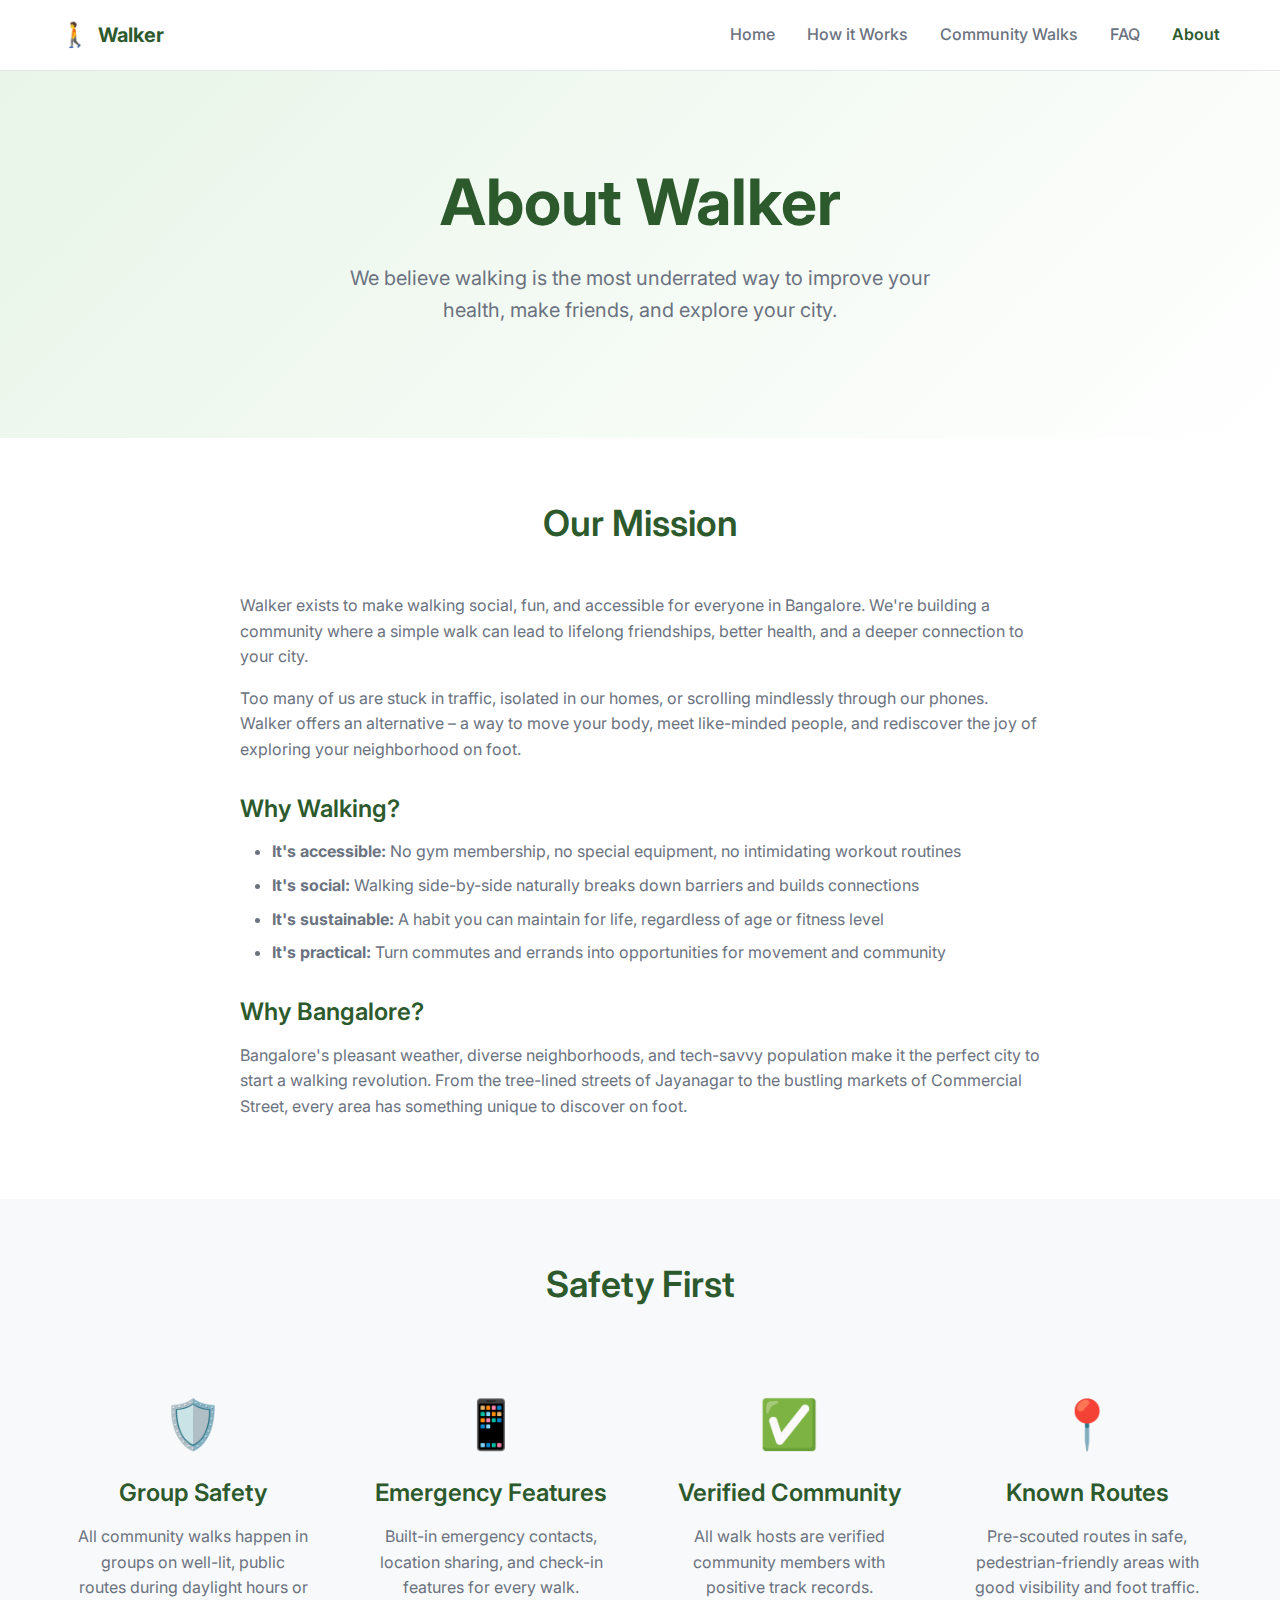
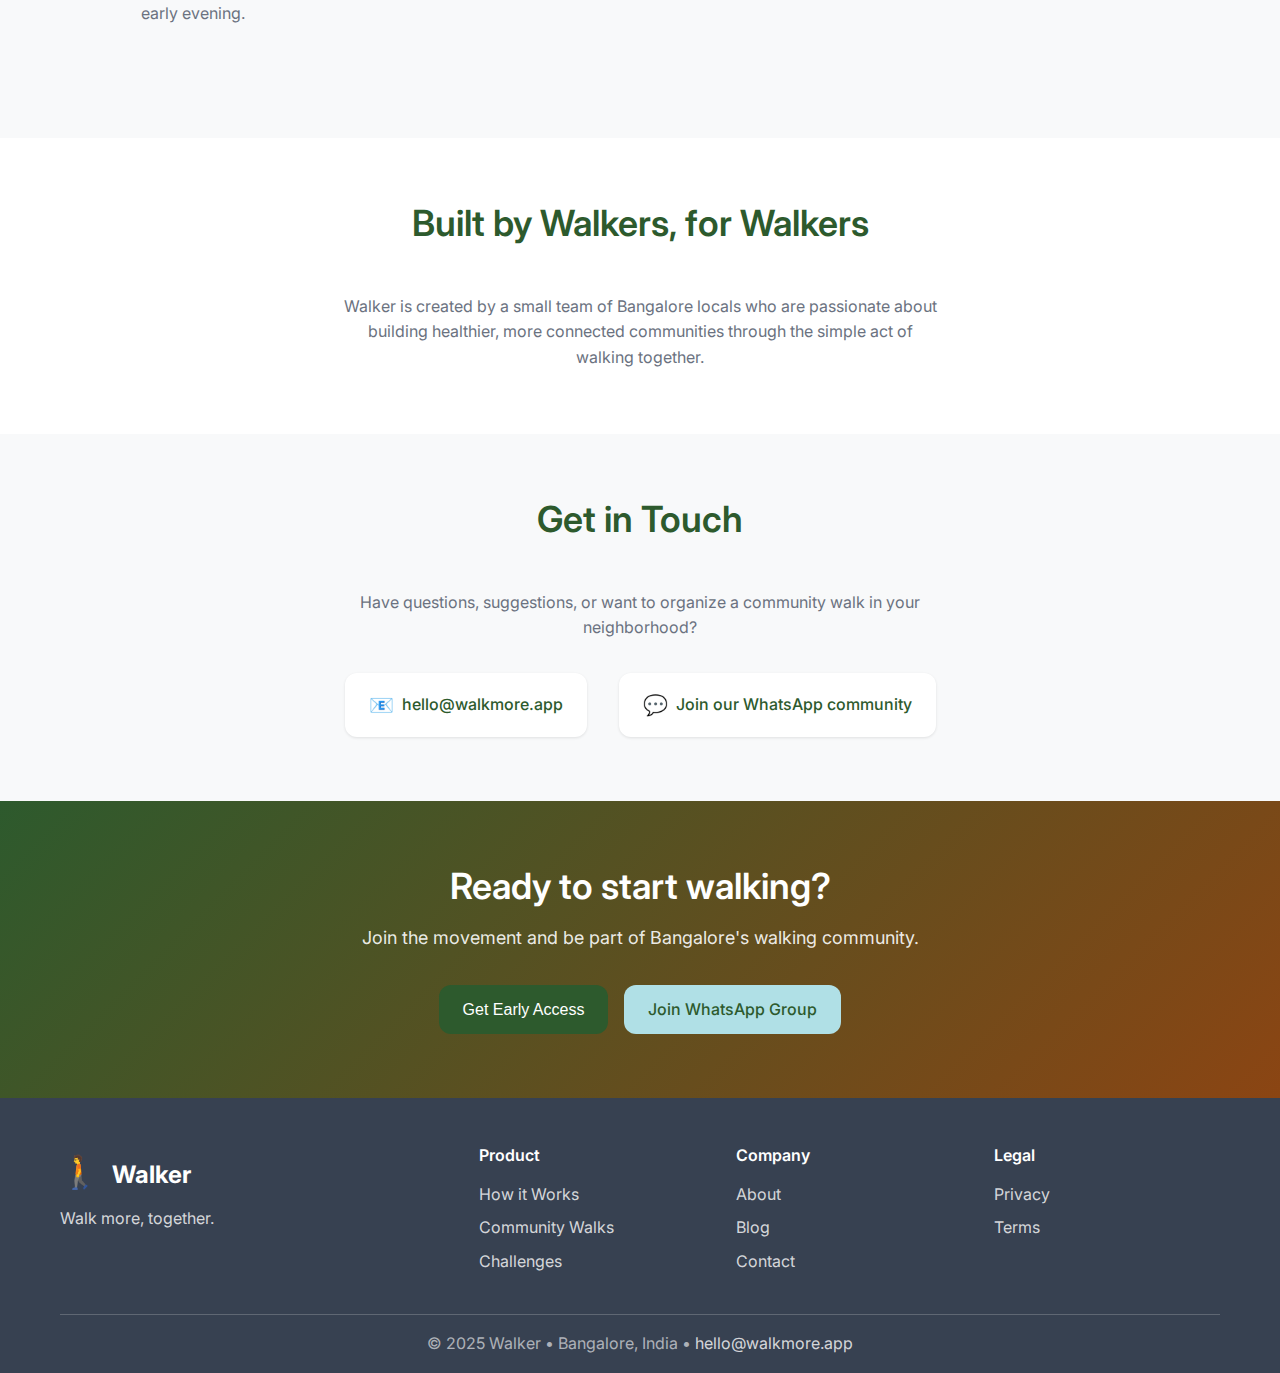
<file: walker-website/pages/about.html>
<!DOCTYPE html>
<html lang="en">
<head>
    <meta charset="UTF-8">
    <meta name="viewport" content="width=device-width, initial-scale=1.0">
    <title>About Walker - Walk more, together</title>
    <meta name="description" content="Learn about Walker's mission to help Bangalore residents walk more and build community through group walks and friendly challenges.">
    
    <link rel="preconnect" href="https://fonts.googleapis.com">
    <link rel="preconnect" href="https://fonts.gstatic.com" crossorigin>
    <link href="https://fonts.googleapis.com/css2?family=Inter:wght@300;400;500;600;700&display=swap" rel="stylesheet">
    <link rel="stylesheet" href="../style.css">
    <link rel="icon" href="data:image/svg+xml,<svg xmlns='http://www.w3.org/2000/svg' viewBox='0 0 100 100'><text y='.9em' font-size='90'>🚶</text></svg>">
</head>
<body>
    <!-- Navigation -->
    <nav class="nav">
        <div class="nav-container">
            <div class="nav-logo">
                <a href="../index.html" style="display: flex; align-items: center; gap: 8px; text-decoration: none; color: inherit;">
                    <span class="logo-icon">🚶</span>
                    <span class="logo-text">Walker</span>
                </a>
            </div>
            <div class="nav-links">
                <a href="../index.html">Home</a>
                <a href="../index.html#how-it-works">How it Works</a>
                <a href="community-walks.html">Community Walks</a>
                <a href="../index.html#faq">FAQ</a>
                <a href="about.html" class="active">About</a>
            </div>
            <div class="nav-mobile-toggle">☰</div>
        </div>
    </nav>

    <!-- About Hero -->
    <section class="hero">
        <div class="container">
            <div class="hero-content">
                <h1 class="hero-title">About Walker</h1>
                <p class="hero-subtitle">We believe walking is the most underrated way to improve your health, make friends, and explore your city.</p>
            </div>
        </div>
    </section>

    <!-- Mission Section -->
    <section class="about-mission">
        <div class="container">
            <div class="mission-content">
                <h2 class="section-title">Our Mission</h2>
                <div class="mission-text">
                    <p>Walker exists to make walking social, fun, and accessible for everyone in Bangalore. We're building a community where a simple walk can lead to lifelong friendships, better health, and a deeper connection to your city.</p>
                    
                    <p>Too many of us are stuck in traffic, isolated in our homes, or scrolling mindlessly through our phones. Walker offers an alternative – a way to move your body, meet like-minded people, and rediscover the joy of exploring your neighborhood on foot.</p>
                    
                    <h3>Why Walking?</h3>
                    <ul>
                        <li><strong>It's accessible:</strong> No gym membership, no special equipment, no intimidating workout routines</li>
                        <li><strong>It's social:</strong> Walking side-by-side naturally breaks down barriers and builds connections</li>
                        <li><strong>It's sustainable:</strong> A habit you can maintain for life, regardless of age or fitness level</li>
                        <li><strong>It's practical:</strong> Turn commutes and errands into opportunities for movement and community</li>
                    </ul>
                    
                    <h3>Why Bangalore?</h3>
                    <p>Bangalore's pleasant weather, diverse neighborhoods, and tech-savvy population make it the perfect city to start a walking revolution. From the tree-lined streets of Jayanagar to the bustling markets of Commercial Street, every area has something unique to discover on foot.</p>
                </div>
            </div>
        </div>
    </section>

    <!-- Safety Section -->
    <section class="about-safety">
        <div class="container">
            <h2 class="section-title">Safety First</h2>
            <div class="safety-grid">
                <div class="safety-item">
                    <div class="safety-icon">🛡️</div>
                    <h3>Group Safety</h3>
                    <p>All community walks happen in groups on well-lit, public routes during daylight hours or early evening.</p>
                </div>
                <div class="safety-item">
                    <div class="safety-icon">📱</div>
                    <h3>Emergency Features</h3>
                    <p>Built-in emergency contacts, location sharing, and check-in features for every walk.</p>
                </div>
                <div class="safety-item">
                    <div class="safety-icon">✅</div>
                    <h3>Verified Community</h3>
                    <p>All walk hosts are verified community members with positive track records.</p>
                </div>
                <div class="safety-item">
                    <div class="safety-icon">📍</div>
                    <h3>Known Routes</h3>
                    <p>Pre-scouted routes in safe, pedestrian-friendly areas with good visibility and foot traffic.</p>
                </div>
            </div>
        </div>
    </section>

    <!-- Team Section (Placeholder) -->
    <section class="about-team">
        <div class="container">
            <h2 class="section-title">Built by Walkers, for Walkers</h2>
            <p style="text-align: center; max-width: 600px; margin: 0 auto; color: var(--gray);">
                Walker is created by a small team of Bangalore locals who are passionate about building healthier, more connected communities through the simple act of walking together.
            </p>
        </div>
    </section>

    <!-- Contact Section -->
    <section class="about-contact">
        <div class="container">
            <h2 class="section-title">Get in Touch</h2>
            <div class="contact-info">
                <p>Have questions, suggestions, or want to organize a community walk in your neighborhood?</p>
                <div class="contact-methods">
                    <a href="mailto:hello@walkmore.app" class="contact-item">
                        <span class="contact-icon">📧</span>
                        <span>hello@walkmore.app</span>
                    </a>
                    <a href="https://chat.whatsapp.com/placeholder" class="contact-item" target="_blank">
                        <span class="contact-icon">💬</span>
                        <span>Join our WhatsApp community</span>
                    </a>
                </div>
            </div>
        </div>
    </section>

    <!-- Final CTA -->
    <section class="final-cta">
        <div class="container">
            <h2>Ready to start walking?</h2>
            <p>Join the movement and be part of Bangalore's walking community.</p>
            <div class="cta-buttons">
                <button class="cta-primary" onclick="window.location.href='../index.html#email-signup'">Get Early Access</button>
                <a href="https://chat.whatsapp.com/placeholder" class="cta-secondary" target="_blank">Join WhatsApp Group</a>
            </div>
        </div>
    </section>

    <!-- Footer -->
    <footer class="footer">
        <div class="container">
            <div class="footer-content">
                <div class="footer-brand">
                    <span class="logo-icon">🚶</span>
                    <span class="logo-text">Walker</span>
                    <p>Walk more, together.</p>
                </div>
                <div class="footer-links">
                    <div class="footer-column">
                        <h4>Product</h4>
                        <a href="../index.html#how-it-works">How it Works</a>
                        <a href="community-walks.html">Community Walks</a>
                        <a href="challenges.html">Challenges</a>
                    </div>
                    <div class="footer-column">
                        <h4>Company</h4>
                        <a href="about.html">About</a>
                        <a href="blog.html">Blog</a>
                        <a href="mailto:hello@walkmore.app">Contact</a>
                    </div>
                    <div class="footer-column">
                        <h4>Legal</h4>
                        <a href="privacy.html">Privacy</a>
                        <a href="terms.html">Terms</a>
                    </div>
                </div>
            </div>
            <div class="footer-bottom">
                <p>&copy; 2025 Walker • Bangalore, India • <a href="mailto:hello@walkmore.app">hello@walkmore.app</a></p>
            </div>
        </div>
    </footer>

    <style>
        .about-mission, .about-safety, .about-team, .about-contact {
            padding: 4rem 0;
        }
        
        .about-safety {
            background-color: var(--light-gray);
        }
        
        .about-contact {
            background-color: var(--light-gray);
        }
        
        .mission-text {
            max-width: 800px;
            margin: 0 auto;
        }
        
        .mission-text h3 {
            color: var(--primary-green);
            margin-top: 2rem;
            margin-bottom: 1rem;
        }
        
        .mission-text ul {
            margin: 1rem 0;
            padding-left: 2rem;
        }
        
        .mission-text li {
            margin-bottom: 0.5rem;
            color: var(--gray);
        }
        
        .safety-grid {
            display: grid;
            grid-template-columns: repeat(auto-fit, minmax(250px, 1fr));
            gap: 2rem;
        }
        
        .safety-item {
            text-align: center;
            padding: 2rem 1rem;
        }
        
        .safety-icon {
            font-size: 3rem;
            margin-bottom: 1rem;
        }
        
        .safety-item h3 {
            color: var(--primary-green);
            margin-bottom: 1rem;
        }
        
        .contact-info {
            text-align: center;
            max-width: 600px;
            margin: 0 auto;
        }
        
        .contact-methods {
            display: flex;
            justify-content: center;
            gap: 2rem;
            margin-top: 2rem;
            flex-wrap: wrap;
        }
        
        .contact-item {
            display: flex;
            align-items: center;
            gap: 0.5rem;
            padding: 1rem 1.5rem;
            background: var(--white);
            border-radius: var(--border-radius);
            text-decoration: none;
            color: var(--primary-green);
            font-weight: 500;
            box-shadow: var(--shadow-sm);
            transition: transform 0.2s ease;
        }
        
        .contact-item:hover {
            transform: translateY(-2px);
            box-shadow: var(--shadow-md);
        }
        
        .contact-icon {
            font-size: 1.25rem;
        }
        
        .nav-links .active {
            color: var(--primary-green);
            font-weight: 600;
        }
        
        @media (max-width: 768px) {
            .contact-methods {
                flex-direction: column;
                align-items: center;
            }
            
            .safety-grid {
                grid-template-columns: repeat(2, 1fr);
                gap: 1.5rem;
            }
        }
        
        @media (max-width: 480px) {
            .safety-grid {
                grid-template-columns: 1fr;
            }
            
            .mission-text ul {
                padding-left: 1.5rem;
            }
        }
    </style>

    <script src="../script.js"></script>
</body>
</html>
</file>
<file: style.css>
/* Walker Website Styles */

/* CSS Variables for Design System */
:root {
    --primary-green: #2D5A2D;
    --secondary-blue: #B0E0E6;
    --tertiary-brown: #8B4513;
    --light-green: #E8F5E8;
    --white: #FFFFFF;
    --light-gray: #F8F9FA;
    --gray: #6B7280;
    --dark-gray: #374151;
    --black: #111827;
    
    --font-family: 'Inter', -apple-system, BlinkMacSystemFont, 'Segoe UI', sans-serif;
    --border-radius: 12px;
    --shadow-sm: 0 1px 3px rgba(0, 0, 0, 0.1);
    --shadow-md: 0 4px 6px rgba(0, 0, 0, 0.1);
    --shadow-lg: 0 10px 25px rgba(0, 0, 0, 0.1);
  }
  
  /* Reset and Base Styles */
  * {
    margin: 0;
    padding: 0;
    box-sizing: border-box;
  }
  
  body {
    font-family: var(--font-family);
    line-height: 1.6;
    color: var(--black);
    background-color: var(--white);
  }
  
  .container {
    max-width: 1200px;
    margin: 0 auto;
    padding: 0 20px;
  }
  
  /* Typography */
  h1, h2, h3, h4, h5, h6 {
    font-weight: 600;
    line-height: 1.2;
    margin-bottom: 1rem;
  }
  
  h1 { font-size: 3rem; }
  h2 { font-size: 2.25rem; }
  h3 { font-size: 1.5rem; }
  
  p {
    margin-bottom: 1rem;
    color: var(--gray);
  }
  
  a {
    text-decoration: none;
    color: var(--primary-green);
  }
  
  a:hover {
    opacity: 0.8;
  }
  
  /* Buttons */
  .cta-primary {
    background-color: var(--primary-green);
    color: var(--white);
    padding: 12px 24px;
    border: none;
    border-radius: var(--border-radius);
    font-weight: 500;
    font-size: 1rem;
    cursor: pointer;
    transition: all 0.2s ease;
    display: inline-block;
  }
  
  .cta-primary:hover {
    background-color: #1a3f1a;
    transform: translateY(-1px);
    box-shadow: var(--shadow-md);
  }
  
  .cta-secondary {
    background-color: var(--secondary-blue);
    color: var(--primary-green);
    padding: 12px 24px;
    border-radius: var(--border-radius);
    font-weight: 500;
    font-size: 1rem;
    transition: all 0.2s ease;
    display: inline-block;
  }
  
  .cta-secondary:hover {
    background-color: #9dd8e8;
    transform: translateY(-1px);
  }
  
  .btn-outline {
    border: 2px solid var(--primary-green);
    color: var(--primary-green);
    padding: 10px 22px;
    border-radius: var(--border-radius);
    font-weight: 500;
    transition: all 0.2s ease;
    display: inline-block;
  }
  
  .btn-outline:hover {
    background-color: var(--primary-green);
    color: var(--white);
  }
  
  /* Navigation */
  .nav {
    background-color: var(--white);
    padding: 1rem 0;
    border-bottom: 1px solid #e5e7eb;
    position: sticky;
    top: 0;
    z-index: 100;
  }
  
  .nav-container {
    max-width: 1200px;
    margin: 0 auto;
    padding: 0 20px;
    display: flex;
    align-items: center;
    justify-content: space-between;
  }
  
  .nav-logo {
    display: flex;
    align-items: center;
    gap: 8px;
    font-weight: 700;
    font-size: 1.25rem;
    color: var(--primary-green);
  }
  
  .logo-icon {
    font-size: 1.5rem;
  }
  
  .nav-links {
    display: flex;
    gap: 2rem;
  }
  
  .nav-links a {
    color: var(--gray);
    font-weight: 500;
    transition: color 0.2s ease;
  }
  
  .nav-links a:hover {
    color: var(--primary-green);
  }
  
  .nav-mobile-toggle {
    display: none;
    font-size: 1.5rem;
    cursor: pointer;
  }
  
  /* Hero Section */
  .hero {
    padding: 6rem 0 4rem;
    background: linear-gradient(135deg, var(--light-green) 0%, var(--white) 100%);
    position: relative;
    overflow: hidden;
  }
  
  .hero-content {
    text-align: center;
    max-width: 800px;
    margin: 0 auto;
  }
  
  .hero-title {
    font-size: 4rem;
    font-weight: 700;
    color: var(--primary-green);
    margin-bottom: 1.5rem;
    line-height: 1.1;
  }
  
  .hero-subtitle {
    font-size: 1.25rem;
    color: var(--gray);
    margin-bottom: 3rem;
    max-width: 600px;
    margin-left: auto;
    margin-right: auto;
  }
  
  .hero-ctas {
    display: flex;
    gap: 1rem;
    justify-content: center;
    flex-wrap: wrap;
    margin-bottom: 4rem;
  }
  
  .hero-visual {
    margin-top: 4rem;
    display: flex;
    justify-content: center;
  }
  
  .walking-illustration {
    position: relative;
    width: 400px;
    height: 200px;
  }
  
  .city-silhouette {
    position: absolute;
    bottom: 0;
    width: 100%;
    height: 40px;
    background: linear-gradient(to right, var(--primary-green), var(--tertiary-brown), var(--primary-green));
    opacity: 0.3;
    border-radius: 20px 20px 0 0;
  }
  
  .walking-path {
    position: absolute;
    bottom: 40px;
    width: 100%;
    height: 4px;
    background: var(--secondary-blue);
    border-radius: 2px;
  }
  
  .walking-figures {
    position: absolute;
    bottom: 44px;
    width: 100%;
    display: flex;
    justify-content: space-around;
  }
  
  .figure {
    font-size: 2rem;
    animation: walk 3s ease-in-out infinite;
  }
  
  .figure:nth-child(2) {
    animation-delay: 1s;
  }
  
  .figure:nth-child(3) {
    animation-delay: 2s;
  }
  
  @keyframes walk {
    0%, 100% { transform: translateY(0); }
    50% { transform: translateY(-10px); }
  }
  
  /* Sections */
  section {
    padding: 4rem 0;
  }
  
  .section-title {
    text-align: center;
    margin-bottom: 3rem;
    color: var(--primary-green);
  }
  
  /* How It Works */
  .how-it-works {
    background-color: var(--light-gray);
  }
  
  .steps-grid {
    display: grid;
    grid-template-columns: repeat(auto-fit, minmax(280px, 1fr));
    gap: 2rem;
  }
  
  .step-card {
    background: var(--white);
    padding: 2rem;
    border-radius: var(--border-radius);
    text-align: center;
    box-shadow: var(--shadow-sm);
    transition: transform 0.2s ease;
  }
  
  .step-card:hover {
    transform: translateY(-2px);
    box-shadow: var(--shadow-md);
  }
  
  .step-icon {
    font-size: 3rem;
    margin-bottom: 1rem;
  }
  
  .step-card h3 {
    color: var(--primary-green);
    margin-bottom: 1rem;
  }
  
  /* Why Walker */
  .benefits-grid {
    display: grid;
    grid-template-columns: repeat(auto-fit, minmax(250px, 1fr));
    gap: 2rem;
  }
  
  .benefit-item {
    text-align: center;
    padding: 1.5rem;
  }
  
  .benefit-icon {
    font-size: 3rem;
    margin-bottom: 1rem;
  }
  
  .benefit-item h3 {
    color: var(--primary-green);
  }
  
  /* Community Walks */
  .community-walks {
    background-color: var(--light-gray);
  }
  
  .walks-grid {
    display: grid;
    grid-template-columns: repeat(auto-fit, minmax(300px, 1fr));
    gap: 1.5rem;
    margin-bottom: 3rem;
  }
  
  .walk-card {
    background: var(--white);
    padding: 2rem;
    border-radius: var(--border-radius);
    box-shadow: var(--shadow-sm);
    transition: transform 0.2s ease;
  }
  
  .walk-card:hover {
    transform: translateY(-2px);
    box-shadow: var(--shadow-md);
  }
  
  .walk-card h3 {
    color: var(--primary-green);
    margin-bottom: 1rem;
  }
  
  .walk-details {
    display: flex;
    flex-direction: column;
    gap: 0.5rem;
  }
  
  .walk-time, .walk-location {
    color: var(--gray);
    font-weight: 500;
  }
  
  .walks-cta {
    text-align: center;
  }
  
  /* Social Proof */
  .testimonials-grid {
    display: grid;
    grid-template-columns: repeat(auto-fit, minmax(300px, 1fr));
    gap: 2rem;
  }
  
  .testimonial {
    background: var(--light-green);
    padding: 2rem;
    border-radius: var(--border-radius);
    text-align: center;
  }
  
  .testimonial p {
    font-style: italic;
    margin-bottom: 1rem;
    color: var(--dark-gray);
  }
  
  .testimonial cite {
    font-weight: 500;
    color: var(--primary-green);
  }
  
  /* FAQ */
  .faq {
    background-color: var(--light-gray);
  }
  
  .faq-list {
    max-width: 800px;
    margin: 0 auto;
  }
  
  .faq-item {
    background: var(--white);
    margin-bottom: 1rem;
    border-radius: var(--border-radius);
    overflow: hidden;
    box-shadow: var(--shadow-sm);
  }
  
  .faq-question {
    padding: 1.5rem 2rem;
    font-weight: 600;
    color: var(--primary-green);
    cursor: pointer;
    border-bottom: 1px solid #e5e7eb;
  }
  
  .faq-question:hover {
    background-color: var(--light-green);
  }
  
  .faq-answer {
    padding: 1.5rem 2rem;
    color: var(--gray);
    background-color: var(--light-green);
  }
  
  /* Final CTA */
  .final-cta {
    background: linear-gradient(135deg, var(--primary-green) 0%, var(--tertiary-brown) 100%);
    color: var(--white);
    text-align: center;
  }
  
  .final-cta h2 {
    color: var(--white);
    margin-bottom: 1rem;
  }
  
  .final-cta p {
    color: rgba(255, 255, 255, 0.9);
    font-size: 1.125rem;
    margin-bottom: 2rem;
  }
  
  .cta-buttons {
    display: flex;
    gap: 1rem;
    justify-content: center;
    flex-wrap: wrap;
  }
  
  /* Footer */
  .footer {
    background-color: var(--dark-gray);
    color: var(--white);
    padding: 3rem 0 1rem;
  }
  
  .footer-content {
    display: grid;
    grid-template-columns: 1fr 2fr;
    gap: 3rem;
    margin-bottom: 2rem;
  }
  
  .footer-brand .logo-icon {
    font-size: 2rem;
  }
  
  .footer-brand .logo-text {
    font-size: 1.5rem;
    font-weight: 700;
    margin-left: 0.5rem;
  }
  
  .footer-brand p {
    margin-top: 0.5rem;
    color: rgba(255, 255, 255, 0.8);
  }
  
  .footer-links {
    display: grid;
    grid-template-columns: repeat(3, 1fr);
    gap: 2rem;
  }
  
  .footer-column h4 {
    color: var(--white);
    margin-bottom: 1rem;
    font-weight: 600;
  }
  
  .footer-column a {
    display: block;
    color: rgba(255, 255, 255, 0.8);
    margin-bottom: 0.5rem;
    transition: color 0.2s ease;
  }
  
  .footer-column a:hover {
    color: var(--white);
  }
  
  .footer-bottom {
    border-top: 1px solid rgba(255, 255, 255, 0.2);
    padding-top: 1rem;
    text-align: center;
  }
  
  .footer-bottom p {
    color: rgba(255, 255, 255, 0.6);
    margin: 0;
  }
  
  .footer-bottom a {
    color: rgba(255, 255, 255, 0.8);
  }
  
  /* Email Modal */
  .modal {
    display: none;
    position: fixed;
    top: 0;
    left: 0;
    width: 100%;
    height: 100%;
    background-color: rgba(0, 0, 0, 0.5);
    z-index: 1000;
  }
  
  .modal-content {
    position: absolute;
    top: 50%;
    left: 50%;
    transform: translate(-50%, -50%);
    background: var(--white);
    padding: 2rem;
    border-radius: var(--border-radius);
    width: 90%;
    max-width: 400px;
    text-align: center;
  }
  
  .close {
    position: absolute;
    top: 1rem;
    right: 1.5rem;
    font-size: 2rem;
    cursor: pointer;
    color: var(--gray);
  }
  
  .close:hover {
    color: var(--black);
  }
  
  #emailForm {
    margin-top: 1rem;
  }
  
  #emailInput {
    width: 100%;
    padding: 12px;
    border: 2px solid #e5e7eb;
    border-radius: var(--border-radius);
    font-size: 1rem;
    margin-bottom: 1rem;
    outline: none;
  }
  
  #emailInput:focus {
    border-color: var(--primary-green);
  }
  
  .success-message {
    background: var(--light-green);
    padding: 1rem;
    border-radius: var(--border-radius);
    margin-top: 1rem;
  }
  
  /* Responsive Design */
  @media (max-width: 768px) {
    .nav-links {
      display: none;
    }
    
    .nav-mobile-toggle {
      display: block;
    }
    
    .hero-subtitle {
      font-size: 1.125rem;
    }
    
    .hero-ctas {
      flex-direction: column;
      align-items: center;
    }
    
    .cta-primary, .cta-secondary {
      width: 100%;
      max-width: 280px;
      text-align: center;
    }
    
    .steps-grid {
      grid-template-columns: 1fr;
      gap: 1.5rem;
    }
    
    .benefits-grid {
      grid-template-columns: repeat(2, 1fr);
      gap: 1.5rem;
    }
    
    .walks-grid {
      grid-template-columns: 1fr;
    }
    
    .testimonials-grid {
      grid-template-columns: 1fr;
      gap: 1.5rem;
    }
    
    .footer-content {
      grid-template-columns: 1fr;
      gap: 2rem;
    }
    
    .footer-links {
      grid-template-columns: 1fr;
      gap: 1.5rem;
    }
    
    .cta-buttons {
      flex-direction: column;
      align-items: center;
    }
    
    .walking-illustration {
      width: 300px;
      height: 150px;
    }
    
    h1 { font-size: 2.5rem; }
    h2 { font-size: 2rem; }
  }
  
  @media (max-width: 480px) {
    .container {
      padding: 0 15px;
    }
    
    .hero {
      padding: 4rem 0 3rem;
    }
    
    .hero-title {
      font-size: 2rem;
    }
    
    .benefits-grid {
      grid-template-columns: 1fr;
    }
    
    .step-card, .walk-card, .testimonial {
      padding: 1.5rem;
    }
    
    section {
      padding: 3rem 0;
    }
    
    .walking-illustration {
      width: 250px;
      height: 120px;
    }
    
    .figure {
      font-size: 1.5rem;
    }
  }
  
  /* Accessibility */
  @media (prefers-reduced-motion: reduce) {
    *, *::before, *::after {
      animation-duration: 0.01ms !important;
      animation-iteration-count: 1 !important;
      transition-duration: 0.01ms !important;
    }
  }
  
  /* Print Styles */
  @media print {
    .nav, .hero-visual, .modal {
      display: none;
    }
    
    body {
      font-size: 12pt;
      line-height: 1.4;
    }
    
    .hero {
      background: none;
      padding: 1rem 0;
    }
  }title {
      font-size: 2.5rem;
    }
    
    .hero-
</file>
<file: walker-website/style.css>
/* Walker Website Styles */

/* CSS Variables for Design System */
:root {
    --primary-green: #2D5A2D;
    --secondary-blue: #B0E0E6;
    --tertiary-brown: #8B4513;
    --light-green: #E8F5E8;
    --white: #FFFFFF;
    --light-gray: #F8F9FA;
    --gray: #6B7280;
    --dark-gray: #374151;
    --black: #111827;
    
    --font-family: 'Inter', -apple-system, BlinkMacSystemFont, 'Segoe UI', sans-serif;
    --border-radius: 12px;
    --shadow-sm: 0 1px 3px rgba(0, 0, 0, 0.1);
    --shadow-md: 0 4px 6px rgba(0, 0, 0, 0.1);
    --shadow-lg: 0 10px 25px rgba(0, 0, 0, 0.1);
  }
  
  /* Reset and Base Styles */
  * {
    margin: 0;
    padding: 0;
    box-sizing: border-box;
  }
  
  body {
    font-family: var(--font-family);
    line-height: 1.6;
    color: var(--black);
    background-color: var(--white);
  }
  
  .container {
    max-width: 1200px;
    margin: 0 auto;
    padding: 0 20px;
  }
  
  /* Typography */
  h1, h2, h3, h4, h5, h6 {
    font-weight: 600;
    line-height: 1.2;
    margin-bottom: 1rem;
  }
  
  h1 { font-size: 3rem; }
  h2 { font-size: 2.25rem; }
  h3 { font-size: 1.5rem; }
  
  p {
    margin-bottom: 1rem;
    color: var(--gray);
  }
  
  a {
    text-decoration: none;
    color: var(--primary-green);
  }
  
  a:hover {
    opacity: 0.8;
  }
  
  /* Buttons */
  .cta-primary {
    background-color: var(--primary-green);
    color: var(--white);
    padding: 12px 24px;
    border: none;
    border-radius: var(--border-radius);
    font-weight: 500;
    font-size: 1rem;
    cursor: pointer;
    transition: all 0.2s ease;
    display: inline-block;
  }
  
  .cta-primary:hover {
    background-color: #1a3f1a;
    transform: translateY(-1px);
    box-shadow: var(--shadow-md);
  }
  
  .cta-secondary {
    background-color: var(--secondary-blue);
    color: var(--primary-green);
    padding: 12px 24px;
    border-radius: var(--border-radius);
    font-weight: 500;
    font-size: 1rem;
    transition: all 0.2s ease;
    display: inline-block;
  }
  
  .cta-secondary:hover {
    background-color: #9dd8e8;
    transform: translateY(-1px);
  }
  
  .btn-outline {
    border: 2px solid var(--primary-green);
    color: var(--primary-green);
    padding: 10px 22px;
    border-radius: var(--border-radius);
    font-weight: 500;
    transition: all 0.2s ease;
    display: inline-block;
  }
  
  .btn-outline:hover {
    background-color: var(--primary-green);
    color: var(--white);
  }
  
  /* Navigation */
  .nav {
    background-color: var(--white);
    padding: 1rem 0;
    border-bottom: 1px solid #e5e7eb;
    position: sticky;
    top: 0;
    z-index: 100;
  }
  
  .nav-container {
    max-width: 1200px;
    margin: 0 auto;
    padding: 0 20px;
    display: flex;
    align-items: center;
    justify-content: space-between;
  }
  
  .nav-logo {
    display: flex;
    align-items: center;
    gap: 8px;
    font-weight: 700;
    font-size: 1.25rem;
    color: var(--primary-green);
  }
  
  .logo-icon {
    font-size: 1.5rem;
  }
  
  .nav-links {
    display: flex;
    gap: 2rem;
  }
  
  .nav-links a {
    color: var(--gray);
    font-weight: 500;
    transition: color 0.2s ease;
  }
  
  .nav-links a:hover {
    color: var(--primary-green);
  }
  
  .nav-mobile-toggle {
    display: none;
    font-size: 1.5rem;
    cursor: pointer;
  }
  
  /* Hero Section */
  .hero {
    padding: 6rem 0 4rem;
    background: linear-gradient(135deg, var(--light-green) 0%, var(--white) 100%);
    position: relative;
    overflow: hidden;
  }
  
  .hero-content {
    text-align: center;
    max-width: 800px;
    margin: 0 auto;
  }
  
  .hero-title {
    font-size: 4rem;
    font-weight: 700;
    color: var(--primary-green);
    margin-bottom: 1.5rem;
    line-height: 1.1;
  }
  
  .hero-subtitle {
    font-size: 1.25rem;
    color: var(--gray);
    margin-bottom: 3rem;
    max-width: 600px;
    margin-left: auto;
    margin-right: auto;
  }
  
  .hero-ctas {
    display: flex;
    gap: 1rem;
    justify-content: center;
    flex-wrap: wrap;
    margin-bottom: 4rem;
  }
  
  .hero-visual {
    margin-top: 4rem;
    display: flex;
    justify-content: center;
  }
  
  .walking-illustration {
    position: relative;
    width: 400px;
    height: 200px;
  }
  
  .city-silhouette {
    position: absolute;
    bottom: 0;
    width: 100%;
    height: 40px;
    background: linear-gradient(to right, var(--primary-green), var(--tertiary-brown), var(--primary-green));
    opacity: 0.3;
    border-radius: 20px 20px 0 0;
  }
  
  .walking-path {
    position: absolute;
    bottom: 40px;
    width: 100%;
    height: 4px;
    background: var(--secondary-blue);
    border-radius: 2px;
  }
  
  .walking-figures {
    position: absolute;
    bottom: 44px;
    width: 100%;
    display: flex;
    justify-content: space-around;
  }
  
  .figure {
    font-size: 2rem;
    animation: walk 3s ease-in-out infinite;
  }
  
  .figure:nth-child(2) {
    animation-delay: 1s;
  }
  
  .figure:nth-child(3) {
    animation-delay: 2s;
  }
  
  @keyframes walk {
    0%, 100% { transform: translateY(0); }
    50% { transform: translateY(-10px); }
  }
  
  /* Sections */
  section {
    padding: 4rem 0;
  }
  
  .section-title {
    text-align: center;
    margin-bottom: 3rem;
    color: var(--primary-green);
  }
  
  /* How It Works */
  .how-it-works {
    background-color: var(--light-gray);
  }
  
  .steps-grid {
    display: grid;
    grid-template-columns: repeat(auto-fit, minmax(280px, 1fr));
    gap: 2rem;
  }
  
  .step-card {
    background: var(--white);
    padding: 2rem;
    border-radius: var(--border-radius);
    text-align: center;
    box-shadow: var(--shadow-sm);
    transition: transform 0.2s ease;
  }
  
  .step-card:hover {
    transform: translateY(-2px);
    box-shadow: var(--shadow-md);
  }
  
  .step-icon {
    font-size: 3rem;
    margin-bottom: 1rem;
  }
  
  .step-card h3 {
    color: var(--primary-green);
    margin-bottom: 1rem;
  }
  
  /* Why Walker */
  .benefits-grid {
    display: grid;
    grid-template-columns: repeat(auto-fit, minmax(250px, 1fr));
    gap: 2rem;
  }
  
  .benefit-item {
    text-align: center;
    padding: 1.5rem;
  }
  
  .benefit-icon {
    font-size: 3rem;
    margin-bottom: 1rem;
  }
  
  .benefit-item h3 {
    color: var(--primary-green);
  }
  
  /* Community Walks */
  .community-walks {
    background-color: var(--light-gray);
  }
  
  .walks-grid {
    display: grid;
    grid-template-columns: repeat(auto-fit, minmax(300px, 1fr));
    gap: 1.5rem;
    margin-bottom: 3rem;
  }
  
  .walk-card {
    background: var(--white);
    padding: 2rem;
    border-radius: var(--border-radius);
    box-shadow: var(--shadow-sm);
    transition: transform 0.2s ease;
  }
  
  .walk-card:hover {
    transform: translateY(-2px);
    box-shadow: var(--shadow-md);
  }
  
  .walk-card h3 {
    color: var(--primary-green);
    margin-bottom: 1rem;
  }
  
  .walk-details {
    display: flex;
    flex-direction: column;
    gap: 0.5rem;
  }
  
  .walk-time, .walk-location {
    color: var(--gray);
    font-weight: 500;
  }
  
  .walks-cta {
    text-align: center;
  }
  
  /* Social Proof */
  .testimonials-grid {
    display: grid;
    grid-template-columns: repeat(auto-fit, minmax(300px, 1fr));
    gap: 2rem;
  }
  
  .testimonial {
    background: var(--light-green);
    padding: 2rem;
    border-radius: var(--border-radius);
    text-align: center;
  }
  
  .testimonial p {
    font-style: italic;
    margin-bottom: 1rem;
    color: var(--dark-gray);
  }
  
  .testimonial cite {
    font-weight: 500;
    color: var(--primary-green);
  }
  
  /* FAQ */
  .faq {
    background-color: var(--light-gray);
  }
  
  .faq-list {
    max-width: 800px;
    margin: 0 auto;
  }
  
  .faq-item {
    background: var(--white);
    margin-bottom: 1rem;
    border-radius: var(--border-radius);
    overflow: hidden;
    box-shadow: var(--shadow-sm);
  }
  
  .faq-question {
    padding: 1.5rem 2rem;
    font-weight: 600;
    color: var(--primary-green);
    cursor: pointer;
    border-bottom: 1px solid #e5e7eb;
  }
  
  .faq-question:hover {
    background-color: var(--light-green);
  }
  
  .faq-answer {
    padding: 1.5rem 2rem;
    color: var(--gray);
    background-color: var(--light-green);
  }
  
  /* Final CTA */
  .final-cta {
    background: linear-gradient(135deg, var(--primary-green) 0%, var(--tertiary-brown) 100%);
    color: var(--white);
    text-align: center;
  }
  
  .final-cta h2 {
    color: var(--white);
    margin-bottom: 1rem;
  }
  
  .final-cta p {
    color: rgba(255, 255, 255, 0.9);
    font-size: 1.125rem;
    margin-bottom: 2rem;
  }
  
  .cta-buttons {
    display: flex;
    gap: 1rem;
    justify-content: center;
    flex-wrap: wrap;
  }
  
  /* Footer */
  .footer {
    background-color: var(--dark-gray);
    color: var(--white);
    padding: 3rem 0 1rem;
  }
  
  .footer-content {
    display: grid;
    grid-template-columns: 1fr 2fr;
    gap: 3rem;
    margin-bottom: 2rem;
  }
  
  .footer-brand .logo-icon {
    font-size: 2rem;
  }
  
  .footer-brand .logo-text {
    font-size: 1.5rem;
    font-weight: 700;
    margin-left: 0.5rem;
  }
  
  .footer-brand p {
    margin-top: 0.5rem;
    color: rgba(255, 255, 255, 0.8);
  }
  
  .footer-links {
    display: grid;
    grid-template-columns: repeat(3, 1fr);
    gap: 2rem;
  }
  
  .footer-column h4 {
    color: var(--white);
    margin-bottom: 1rem;
    font-weight: 600;
  }
  
  .footer-column a {
    display: block;
    color: rgba(255, 255, 255, 0.8);
    margin-bottom: 0.5rem;
    transition: color 0.2s ease;
  }
  
  .footer-column a:hover {
    color: var(--white);
  }
  
  .footer-bottom {
    border-top: 1px solid rgba(255, 255, 255, 0.2);
    padding-top: 1rem;
    text-align: center;
  }
  
  .footer-bottom p {
    color: rgba(255, 255, 255, 0.6);
    margin: 0;
  }
  
  .footer-bottom a {
    color: rgba(255, 255, 255, 0.8);
  }
  
  /* Email Modal */
  .modal {
    display: none;
    position: fixed;
    top: 0;
    left: 0;
    width: 100%;
    height: 100%;
    background-color: rgba(0, 0, 0, 0.5);
    z-index: 1000;
  }
  
  .modal-content {
    position: absolute;
    top: 50%;
    left: 50%;
    transform: translate(-50%, -50%);
    background: var(--white);
    padding: 2rem;
    border-radius: var(--border-radius);
    width: 90%;
    max-width: 400px;
    text-align: center;
  }
  
  .close {
    position: absolute;
    top: 1rem;
    right: 1.5rem;
    font-size: 2rem;
    cursor: pointer;
    color: var(--gray);
  }
  
  .close:hover {
    color: var(--black);
  }
  
  #emailForm {
    margin-top: 1rem;
  }
  
  #emailInput {
    width: 100%;
    padding: 12px;
    border: 2px solid #e5e7eb;
    border-radius: var(--border-radius);
    font-size: 1rem;
    margin-bottom: 1rem;
    outline: none;
  }
  
  #emailInput:focus {
    border-color: var(--primary-green);
  }
  
  .success-message {
    background: var(--light-green);
    padding: 1rem;
    border-radius: var(--border-radius);
    margin-top: 1rem;
  }
  
  /* Responsive Design */
  @media (max-width: 768px) {
    .nav-links {
      display: none;
    }
    
    .nav-mobile-toggle {
      display: block;
    }
    
    .hero-subtitle {
      font-size: 1.125rem;
    }
    
    .hero-ctas {
      flex-direction: column;
      align-items: center;
    }
    
    .cta-primary, .cta-secondary {
      width: 100%;
      max-width: 280px;
      text-align: center;
    }
    
    .steps-grid {
      grid-template-columns: 1fr;
      gap: 1.5rem;
    }
    
    .benefits-grid {
      grid-template-columns: repeat(2, 1fr);
      gap: 1.5rem;
    }
    
    .walks-grid {
      grid-template-columns: 1fr;
    }
    
    .testimonials-grid {
      grid-template-columns: 1fr;
      gap: 1.5rem;
    }
    
    .footer-content {
      grid-template-columns: 1fr;
      gap: 2rem;
    }
    
    .footer-links {
      grid-template-columns: 1fr;
      gap: 1.5rem;
    }
    
    .cta-buttons {
      flex-direction: column;
      align-items: center;
    }
    
    .walking-illustration {
      width: 300px;
      height: 150px;
    }
    
    h1 { font-size: 2.5rem; }
    h2 { font-size: 2rem; }
  }
  
  @media (max-width: 480px) {
    .container {
      padding: 0 15px;
    }
    
    .hero {
      padding: 4rem 0 3rem;
    }
    
    .hero-title {
      font-size: 2rem;
    }
    
    .benefits-grid {
      grid-template-columns: 1fr;
    }
    
    .step-card, .walk-card, .testimonial {
      padding: 1.5rem;
    }
    
    section {
      padding: 3rem 0;
    }
    
    .walking-illustration {
      width: 250px;
      height: 120px;
    }
    
    .figure {
      font-size: 1.5rem;
    }
  }
  
  /* Accessibility */
  @media (prefers-reduced-motion: reduce) {
    *, *::before, *::after {
      animation-duration: 0.01ms !important;
      animation-iteration-count: 1 !important;
      transition-duration: 0.01ms !important;
    }
  }
  
  /* Print Styles */
  @media print {
    .nav, .hero-visual, .modal {
      display: none;
    }
    
    body {
      font-size: 12pt;
      line-height: 1.4;
    }
    
    .hero {
      background: none;
      padding: 1rem 0;
    }
  }title {
      font-size: 2.5rem;
    }
    
    .hero-
</file>
